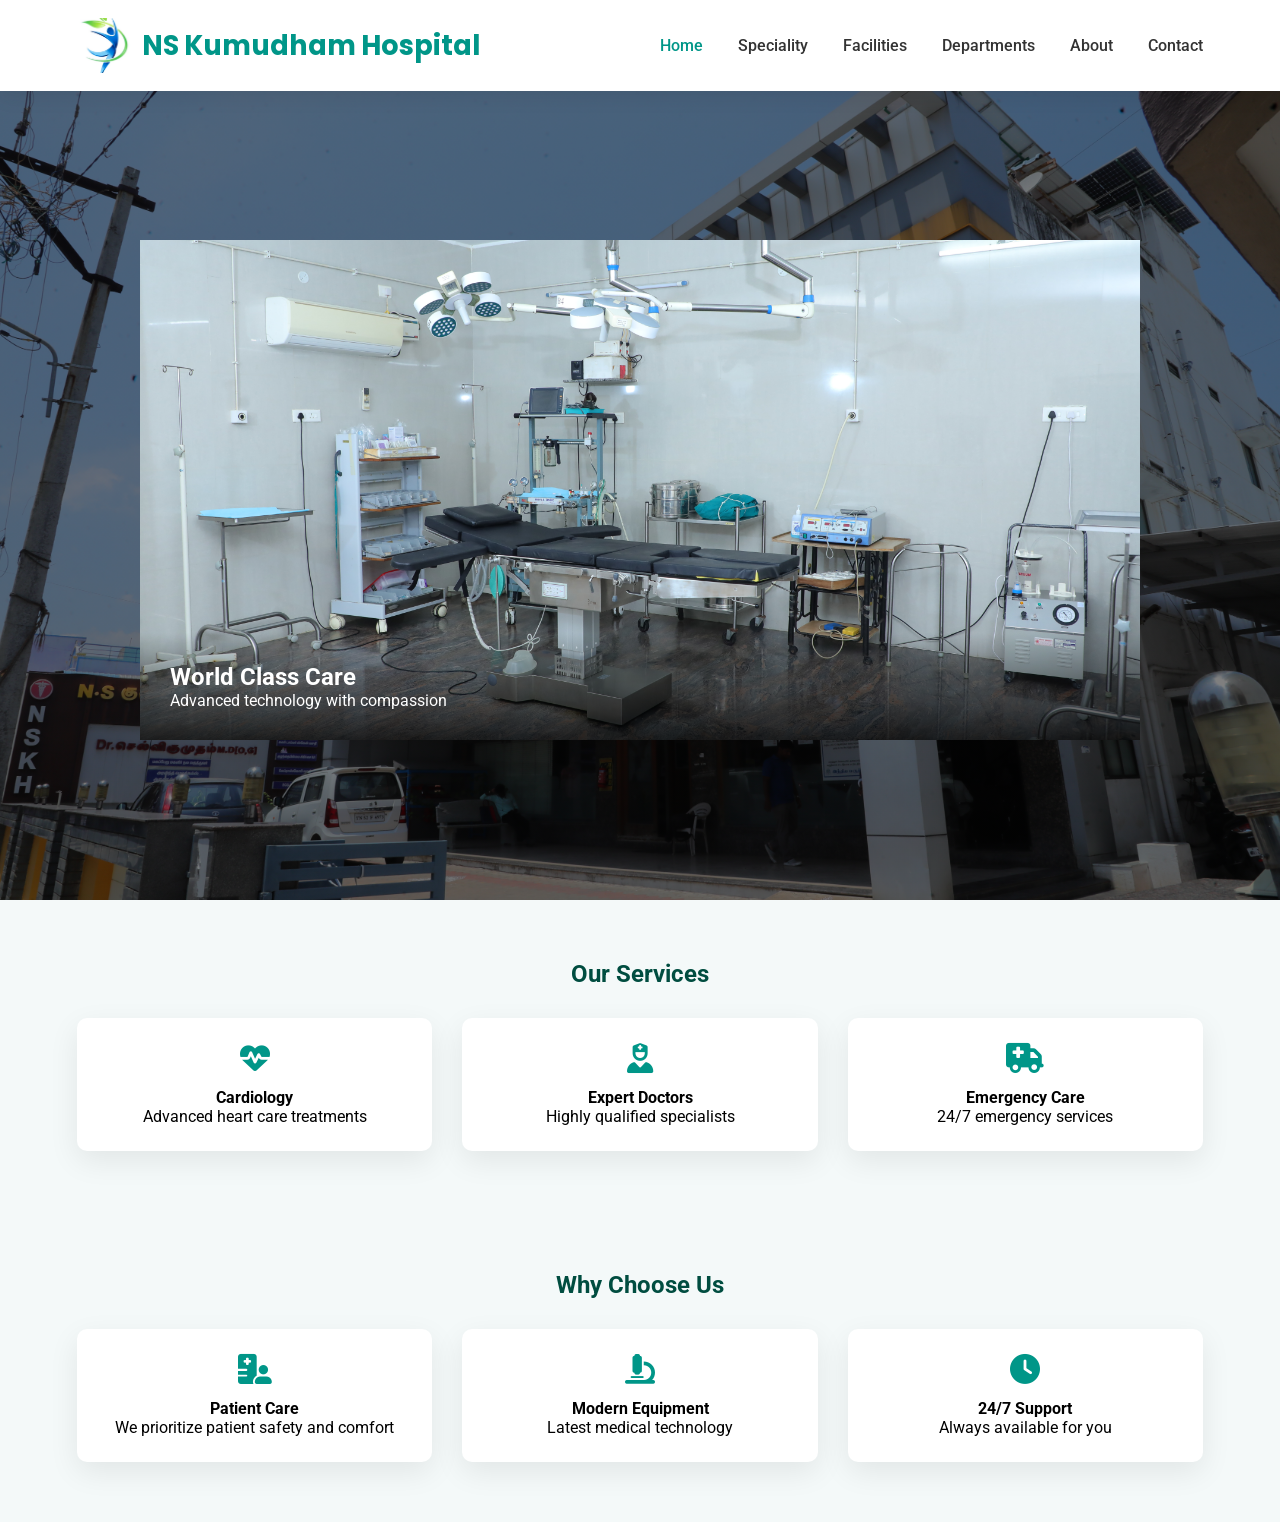
<file: index.html>
<!DOCTYPE html>
<html lang="en">

<head>
<meta charset="UTF-8">
<meta name="viewport" content="width=device-width, initial-scale=1.0">

<title>NS Kumudham Hospital | Premium Healthcare</title>

<meta name="description" content="NS Kumudham Hospital - Advanced healthcare services in Attur, Tamil Nadu.">

<link rel="icon" type="image/x-icon" href="/favicon.ico">
<link rel="canonical" href="https://nskumudhamhospital.com/">

<meta property="og:title" content="NS Kumudham Hospital">
<meta property="og:description" content="Advanced healthcare services with expert doctors and modern facilities.">
<meta property="og:image" content="https://nskumudhamhospital.com/assets/images/logo.jpeg">
<meta property="og:url" content="https://nskumudhamhospital.com">
<meta property="og:type" content="website">
<meta name="theme-color" content="#009688">
<meta name="keywords" content="NS Kumudham Hospital, Attur Hospital, Tamil Nadu Hospital, Emergency Care, Cardiology, Healthcare">

<link href="https://fonts.googleapis.com/css2?family=Poppins:wght@400;600;700&family=Roboto:wght@300;400;500&display=swap" rel="stylesheet">
<link rel="stylesheet" href="https://cdnjs.cloudflare.com/ajax/libs/font-awesome/6.4.0/css/all.min.css">

<style>

/* ================= ROOT ================= */

:root {
--primary: #009688;
--secondary: #004d40;
--white: #fff;
--dark: #222;
--transition: all .4s ease;
}

* {
margin: 0;
padding: 0;
box-sizing: border-box;
}

body {
font-family: 'Roboto', sans-serif;
background: #f4f9f9;
overflow-x: hidden;
}

/* ================= HEADER ================= */

.header {
position: fixed;
top: 0;
width: 100%;
background: white;
z-index: 1000;
box-shadow: 0 5px 20px rgba(0, 0, 0, 0.08);
}

.navbar {
display: flex;
justify-content: space-between;
align-items: center;
padding: 18px 6%;
}

/* ===== LOADER ===== */

#loader {
  position: fixed;
  top: 0;
  left: 0;
  width: 100%;
  height: 100%;
  z-index: 9999;
  display: flex;
  justify-content: center;
  align-items: center;
}

/* Blur background (shows site behind) */
.loader-overlay {
  position: absolute;
  width: 100%;
  height: 100%;
  backdrop-filter: blur(8px);
  background: rgba(255,255,255,0.3); /* light glass effect */
}

/* Logo animation */
.loader-logo {
  width: 200px;
  z-index: 2;
  animation: proZoom 2s ease forwards;
}

/* Animation */
@keyframes proZoom {
  0% {
    transform: scale(0.6);
    opacity: 0;
  }
  40% {
    transform: scale(1.2);
    opacity: 1;
  }
  70% {
    transform: scale(1);
  }
  100% {
    opacity: 0;
    transform: scale(0.9);
  }
}

/* ✅ LOGO CLICKABLE */
.logo {
display: flex;
align-items: center;
font-family: 'Poppins', sans-serif;
font-size: 1.7rem;
font-weight: 700;
color: var(--primary);
gap: 10px;
text-decoration: none;
}

.logo-img {
width: 55px;
height: 55px;
object-fit: cover;
border-radius: 8px;
}

.logo-text {
  display: flex;
  align-items: center;
  gap: 5px;
}

.logo-ns {
  font-size: 1.7rem;
  font-weight: 700;
}

.logo-right {
  display: flex;
  gap: 5px;
}

.logo-top,
.logo-bottom {
  font-size: 1.7rem;

}

.logo i {
color: #e63946;
font-size: 1.6rem;
}

.nav-menu {
display: flex;
gap: 35px;
list-style: none;
}

.nav-link {
position: relative;
font-weight: 500;
font-size: 1rem;
color: #333;
transition: .3s;
padding-bottom: 5px;
text-decoration: none;
}

/* ❌ HIDE ICONS IN DESKTOP */
.nav-link i{
display: none;
}

.nav-link::after {
content: "";
position: absolute;
left: 0;
bottom: 0;
width: 0%;
height: 2px;
background: var(--primary);
transition: .3s;
}

.nav-link:hover {
color: var(--primary);
}

.nav-link:hover::after {
width: 100%;
}

/* ACTIVE */
.nav-link.active {
color: var(--primary);
}

/* ================= HERO ================= */

.hero {
height: calc(100vh - 80px);
margin-top: 80px;
display: flex;
justify-content: center;
align-items: center;
background: linear-gradient(rgba(0,0,0,.5), rgba(0,0,0,.5)),
url('assets/images/background.jpg') center/cover;
}

.slider {
position: relative;
width: 100%;
max-width: 1000px;
height: 500px;
}

.slide {
position: absolute;
width: 100%;
height: 100%;
opacity: 0;
transition: opacity .8s ease;
}

.slide img {
width: 100%;
height: 100%;
object-fit: cover;
}

.slide.active {
opacity: 1;
z-index: 2;
}

.slide-content {
position: absolute;
bottom: 0;
width: 100%;
padding: 30px;
background: linear-gradient(transparent, rgba(0,0,0,.8));
color: white;
}

/* ================= CONTENT ================= */

.section {
padding: 60px 6%;
text-align: center;
}

.section h2 {
color: var(--secondary);
margin-bottom: 20px;
}

.cards {
display: grid;
grid-template-columns: repeat(auto-fit,minmax(250px,1fr));
gap: 30px;
margin-top: 30px;
}

.card {
background: white;
padding: 25px;
border-radius: 10px;
box-shadow: 0 10px 30px rgba(0,0,0,0.08);
transition: .3s;
}

.card:hover {
transform: translateY(-8px);
}

.card i {
font-size: 30px;
color: var(--primary);
margin-bottom: 15px;
}

/* ================= MOBILE ================= */

.hamburger {
display: none;
cursor: pointer;
}

.bar {
width: 25px;
height: 3px;
background: #333;
margin: 5px;
}

@media(max-width:768px){

  .logo-text {
  display: flex;
  align-items: center;
}

.logo-ns {
  font-size: 2.3rem;
  font-weight: 700; /* BIG NS */
}

.logo-right {
  display: flex;
  flex-direction: column; /* Kumudham ↓ Hospital */
  line-height: 1.1;
  margin-left: 4px;
}

.logo-top,
.logo-bottom {
  font-size: 0.85rem;
}

         .nav-menu {
position: fixed;
top: 80px;
left: -100%;
flex-direction: column;
background: white;
width: 60%;
height: 100vh;
padding: 30px;
gap: 20px;
transition: .3s;
box-shadow: 0 0 20px rgba(0,0,0,0.1);
}

.logo {
  font-size: 1.2rem; /* reduce text size */
}

.logo-img {
  width: 40px;  /* smaller logo */
  height: 40px;
}


.nav-menu.active {
left: 0;
}

/* ✅ SHOW ICONS ONLY IN MOBILE */
.nav-link i{
display: inline-block;
margin-right: 10px;
color: var(--primary);
}

.hamburger {
display: block;
}

/* SMALL SLIDER */
.slider {
height: 250px;
}

.hero {
height: auto;
padding: 20px 0;
}

}

</style>
</head>

<body>

<header class="header">
<nav class="navbar">

    <div id="loader">
  <div class="loader-overlay"></div>
  <img src="assets/images/logo-Photoroom.png" class="loader-logo">
</div>

<!-- ✅ CLICKABLE LOGO -->
<a href="index.html" class="logo">
  <img src="assets/images/logo.jpeg" class="logo-img">

  <div class="logo-text">
    <span class="logo-ns">NS</span>

    <div class="logo-right">
      <span class="logo-top">Kumudham</span>
      <span class="logo-bottom">Hospital</span>
    </div>
  </div>
</a>

<ul class="nav-menu">

<li><a href="index.html" class="nav-link active">
<i class="fas fa-house"></i> Home</a></li>

<li><a href="speciality.html" class="nav-link">
<i class="fas fa-stethoscope"></i> Speciality</a></li>

<li><a href="facilities.html" class="nav-link">
<i class="fas fa-hospital"></i> Facilities</a></li>

<li><a href="departments.html" class="nav-link">
<i class="fas fa-building"></i> Departments</a></li>

<li><a href="about.html" class="nav-link">
<i class="fas fa-user"></i> About</a></li>

<li><a href="contact.html" class="nav-link">
<i class="fas fa-phone"></i> Contact</a></li>

</ul>

<div class="hamburger">
<div class="bar"></div>
<div class="bar"></div>
<div class="bar"></div>
</div>

</nav>
</header>

<!-- HERO -->

<section class="hero">
<div class="slider">

<div class="slide active">
<img src="assets/images/slideimg2.jpg">
<div class="slide-content">
<h2>World Class Care</h2>
<p>Advanced technology with compassion</p>
</div>
</div>

<!-- <div class="slide">
<img src="https://images.unsplash.com/photo-1576091160399-112ba8d25d1d">
<div class="slide-content">
<h2>24/7 Emergency</h2>
<p>Immediate critical care services</p>
</div>
</div> -->

<div class="slide">
<img src="assets/images/slideimg1.jpg">
<div class="slide-content">
<h2>Expert Surgeons</h2>
<p>Globally certified professionals</p>
</div>
</div>

</div>
</section>

<!-- SERVICES -->

<section class="section">
<h2>Our Services</h2>

<div class="cards">

<div class="card">
<i class="fas fa-heartbeat"></i>
<h4>Cardiology</h4>
<p>Advanced heart care treatments</p>
</div>

<div class="card">
<i class="fas fa-user-nurse"></i>
<h4>Expert Doctors</h4>
<p>Highly qualified specialists</p>
</div>

<div class="card">
<i class="fas fa-ambulance"></i>
<h4>Emergency Care</h4>
<p>24/7 emergency services</p>
</div>

</div>
</section>

<!-- FEATURES -->

<section class="section">
<h2>Why Choose Us</h2>

<div class="cards">

<div class="card">
<i class="fas fa-hospital-user"></i>
<h4>Patient Care</h4>
<p>We prioritize patient safety and comfort</p>
</div>

<div class="card">
<i class="fas fa-microscope"></i>
<h4>Modern Equipment</h4>
<p>Latest medical technology</p>
</div>

<div class="card">
<i class="fas fa-clock"></i>
<h4>24/7 Support</h4>
<p>Always available for you</p>
</div>

</div>
</section>

<script>

/* MOBILE MENU */
const hamburger=document.querySelector(".hamburger");
const navMenu=document.querySelector(".nav-menu");

hamburger.addEventListener("click",()=>{
navMenu.classList.toggle("active");
});

/* SLIDER */
let slides=document.querySelectorAll(".slide");
let index=0;

setInterval(()=>{
slides[index].classList.remove("active");
index=(index+1)%slides.length;
slides[index].classList.add("active");
},4000);

</script>

<script>
window.addEventListener("load", () => {

  const loader = document.getElementById("loader");

  // Check if loader already shown
  if (sessionStorage.getItem("loaderShown")) {
    loader.style.display = "none";
    return;
  }

  // First time show loader
  setTimeout(() => {
    loader.style.opacity = "0";
    loader.style.transition = "opacity 0.5s ease";

    setTimeout(() => {
      loader.style.display = "none";
    }, 500);

    // Save flag
    sessionStorage.setItem("loaderShown", "true");

  }, 2000);

});
</script>
</body>
</html>
</file>
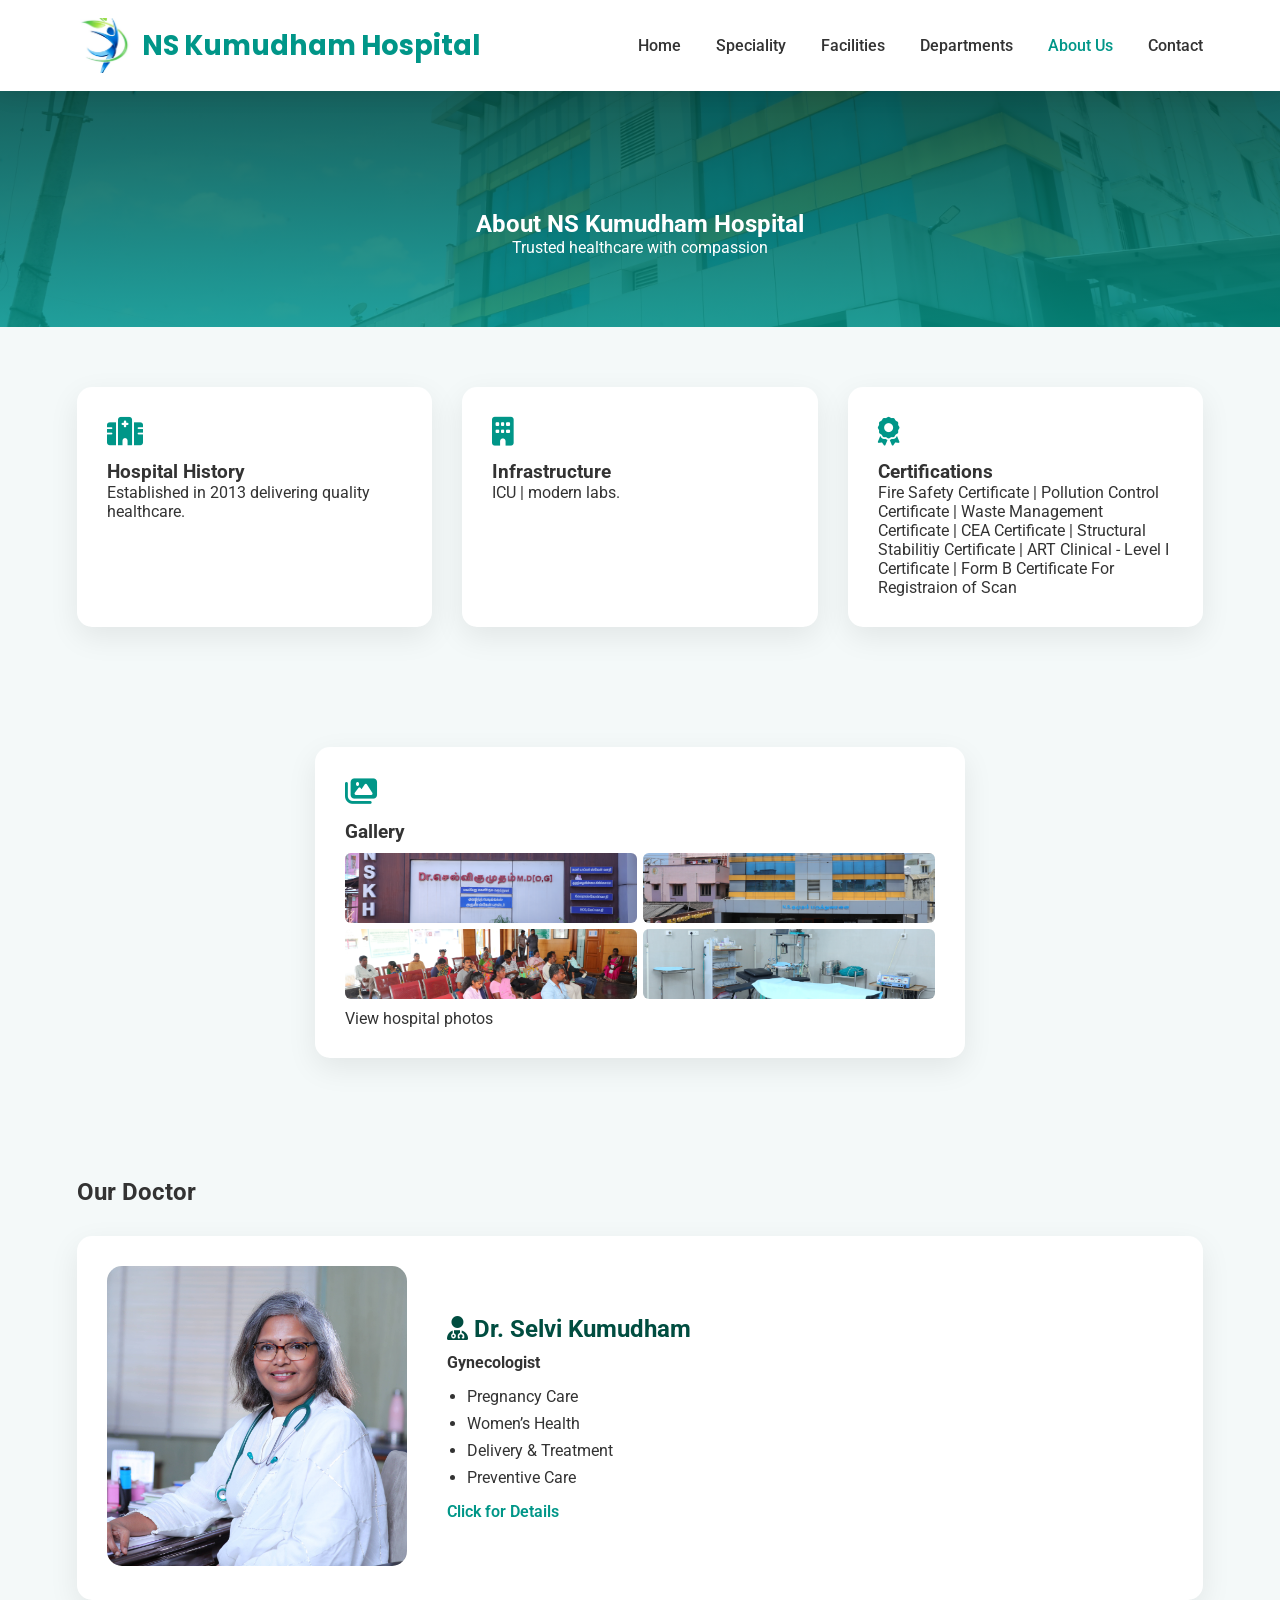
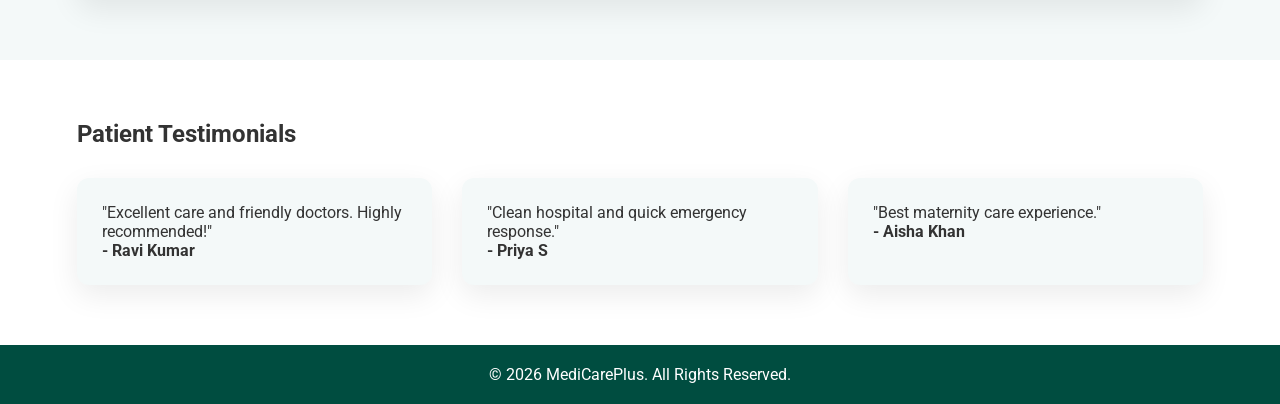
<file: about.html>
<!DOCTYPE html>
<html lang="en">

<head>
<link rel="shortcut icon" href="favicon.ico">
<meta charset="UTF-8">
<meta name="viewport" content="width=device-width, initial-scale=1.0">
<title>About Us | NS Kumudham  Hospital</title>

<link href="https://fonts.googleapis.com/css2?family=Poppins:wght@400;600;700&family=Roboto:wght@300;400;500;700&display=swap" rel="stylesheet">
<link rel="stylesheet" href="https://cdnjs.cloudflare.com/ajax/libs/font-awesome/6.4.0/css/all.min.css">

<style>

:root{
--primary:#009688;
--secondary:#004d40;
--light:#f4f9f9;
--dark:#333;
--shadow:0 10px 30px rgba(0,0,0,0.08);
}

*{margin:0;padding:0;box-sizing:border-box;}

body{
font-family:'Roboto',sans-serif;
background:var(--light);
color:var(--dark);
}

/* HEADER */

 .page-header {
            background: linear-gradient(rgba(0, 77, 64, 0.85), rgba(0, 150, 136, 0.8)),
                url('assets/images/background.jpg') center/cover;
            padding: 130px 0 70px;
            text-align: center;
            color: white;
            margin-top: 80px;
        }

.header{
position:fixed;
top:0;
width:100%;
background:white;
z-index:1000;
box-shadow:0 5px 20px rgba(0,0,0,0.08);
}

.navbar{
display:flex;
justify-content:space-between;
align-items:center;
padding:18px 6%;
}

.logo{
display:flex;
align-items:center;
font-family:'Poppins',sans-serif;
font-size:1.7rem;
font-weight:700;
color:var(--primary);
gap:10px;
text-decoration: none;
}

.logo-img {
width: 55px;
height: 55px;
object-fit: cover;
border-radius: 8px;
}

.logo-text {
  display: flex;
  align-items: center;
  gap: 5px;
}

.logo-ns {
  font-size: 1.7rem;
  font-weight: 700;
}

.logo-right {
  display: flex;
  gap: 5px;
}

.logo-top,
.logo-bottom {
  font-size: 1.7rem;
}

.logo i{color:#e63946;}

.nav-menu{
display:flex;
gap:35px;
list-style:none;
}

.nav-link{
position:relative;
font-weight:500;
font-size:1rem;
color:#333;
text-decoration:none;
padding-bottom:5px;
transition:.3s;
}

/* GALLERY PREVIEW */

.gallery-preview{
display:flex;
justify-content:center;
gap:15px;
flex-wrap:wrap;
}

.gallery-preview img{
width:150px;
height:100px;
object-fit:cover;
border-radius:10px;
cursor:pointer;
transition:.3s;
}

.gallery-preview img:hover{
transform:scale(1.05);
}

/* MODAL */

.gallery-modal{
display:none;
position:fixed;
inset:0;
background:rgba(0,0,0,0.9);
justify-content:center;
align-items:center;
z-index:3000;
}

/* SLIDER */

.gallery-slider{
display:flex;
align-items:center;
justify-content:center;
gap:20px;
}

.main-img{
width:500px;
height:320px;
object-fit:cover;
border-radius:15px;
}

.side-img{
width:200px;
height:250px;
object-fit:cover;
filter:blur(4px);
opacity:0.6;
border-radius:15px;
}

/* BUTTONS */

.nav{
position:absolute;
top:50%;
transform:translateY(-50%);
background:none;
border:none;
font-size:2rem;
color:white;
cursor:pointer;
}

.nav{
z-index: 4000; /* VERY IMPORTANT */
}

.prev{left:40px;}
.next{right:40px;}

.prev, .next{
width:60px;
height:60px;
display:flex;
align-items:center;
justify-content:center;
background:rgba(0,0,0,0.3); /* optional */
border-radius:50%;
}

/* GALLERY CARD COLLAGE */

.gallery-card{
cursor:pointer;
}

.gallery-card{
max-width: 650px;
width:100%;
margin: 0 auto;
}
.gallery-collage{
display:grid;
grid-template-columns:repeat(2,1fr);
gap:6px;
margin:10px 0;
}

.gallery-collage img{
width:100%;
height:70px;
object-fit:cover;
border-radius:6px;
}

.gallery-section{
padding:5px 6%; /* before 60px */
}

/* hover effect */
.gallery-card:hover .gallery-collage img{
transform:scale(1.05);
transition:.3s;
}

/* MOBILE */

@media(max-width:768px){

.main-img{
width:280px;
height:200px;
}

.side-img{
width:120px;
height:150px;
}

.prev{left:10px;}
.next{right:10px;}

.prev{
left:5px;  /* before 10px */
}

.next{
right:5px;
}

}

/* Desktop icons hide */
.nav-link i{
display: none;
}

.nav-link::after{
content:"";
position:absolute;
left:0;
bottom:0;
width:0%;
height:2px;
background:var(--primary);
transition:.3s;
}

.nav-link:hover{color:var(--primary);}
.nav-link:hover::after{width:100%;}

.nav-link.active{color:var(--primary);}

.hamburger{display:none;cursor:pointer;}
.bar{width:25px;height:3px;background:#333;margin:5px;}

/* HERO */

.hero{
margin-top:80px;
padding:80px 6%;
text-align:center;
background: linear-gradient(rgba(0,0,0,.5), rgba(0,0,0,.5)),
url('assets/images/background.jpg') center/cover;
}


.hero h1{font-size:2.5rem;margin-bottom:10px;}

/* GRID */

.section{padding:60px 6%;}

.grid{
display:grid;
grid-template-columns:repeat(auto-fit,minmax(280px,1fr));
gap:30px;
}

.card{
background:white;
padding:30px;
border-radius:15px;
box-shadow:var(--shadow);
transition:.4s;
}

.card:hover{transform:translateY(-8px);}

.card i{
font-size:1.8rem;
color:var(--primary);
margin-bottom:15px;
}

/* DOCTORS */

.doctor-row{
display:flex;
align-items:center;
gap:40px;
background:white;
padding:30px;
border-radius:15px;
box-shadow:var(--shadow);
margin-top:30px;
}

.doctor-image img{
width:300px;
height:300px;
object-fit:cover;
border-radius:15px;
}

.doctor-content h2{
color:var(--secondary);
margin-bottom:10px;
}

.doctor-content ul{
margin:15px 0;
padding-left:20px;
}

.doctor-content ul li{
margin-bottom:8px;
}

.read-more{
color:var(--primary);
cursor:pointer;
font-weight:600;
}

/* MODAL */

.modal{
display:none;
position:fixed;
inset:0;
background:rgba(0,0,0,.7);
justify-content:center;
align-items:center;
z-index:2000;
}

.modal-content{
background:white;
padding:30px;
border-radius:10px;
max-width:500px;
width:90%;
position:relative;
animation:fadeIn .4s ease;
}

@keyframes fadeIn{
from{opacity:0;transform:translateY(-30px);}
to{opacity:1;}
}

.close{
position:absolute;
top:10px;
right:15px;
font-size:1.5rem;
cursor:pointer;
}

/* TESTIMONIALS */

.testimonials{
background:white;
padding:60px 6%;
}

.testimonial-card{
background:var(--light);
padding:25px;
border-radius:12px;
box-shadow:var(--shadow);
transition:.4s;
}

.testimonial-card:hover{
transform:translateY(-6px);
}

.testimonial-card i{
color:gold;
margin-bottom:10px;
}

/* FOOTER */

footer{
background:var(--secondary);
color:white;
text-align:center;
padding:20px;
}

/* MOBILE */

@media(max-width:768px){

  .logo-text {
  display: flex;
  align-items: center;
}

.logo-ns {
  font-size: 2.3rem;
  font-weight: 700;/* BIG NS */
}

.logo-right {
  display: flex;
  flex-direction: column; /* Kumudham ↓ Hospital */
  line-height: 1.1;
  margin-left: 4px;
}

.logo-top,
.logo-bottom {
  font-size: 0.85rem;
}

.doctor-row{
flex-direction:column;
text-align:center;
}

.doctor-image img{
width:200px;
height:200px;
}

         .nav-menu {
position: fixed;
top: 80px;
left: -100%;
flex-direction: column;
background: white;
width: 60%;
height: 100vh;
padding: 30px;
gap: 20px;
transition: .3s;
box-shadow: 0 0 20px rgba(0,0,0,0.1);
}


.nav-menu.active{left:0;}
.hamburger{display:block;}

/* Mobile Icons */
.nav-link i{
display: inline-block;
margin-right: 10px;
color: var(--primary);
}
.left-list {
  text-align: left;
  padding-left: 20px; /* bullet gap */
  margin-left: 0;
}
}

</style>
</head>

<body>

<header class="header">
<nav class="navbar">

<a href="index.html" class="logo">
  <img src="assets/images/logo.jpeg" class="logo-img">

  <div class="logo-text">
    <span class="logo-ns">NS</span>

    <div class="logo-right">
      <span class="logo-top">Kumudham</span>
      <span class="logo-bottom">Hospital</span>
    </div>
  </div>
</a>

<ul class="nav-menu">
<li><a href="index.html" class="nav-link"><i class="fas fa-home"></i>Home</a></li>
<li><a href="speciality.html" class="nav-link"><i class="fas fa-stethoscope"></i>Speciality</a></li>
<li><a href="facilities.html" class="nav-link"><i class="fas fa-hospital"></i>Facilities</a></li>
<li><a href="departments.html" class="nav-link"><i class="fas fa-building"></i>Departments</a></li>
<li><a href="about.html" class="nav-link active"><i class="fas fa-users"></i>About Us</a></li>
<li><a href="contact.html" class="nav-link"><i class="fas fa-phone"></i>Contact</a></li>
</ul>

<div class="hamburger">
<div class="bar"></div>
<div class="bar"></div>
<div class="bar"></div>
</div>

</nav>
</header>

<section class="page-header">
<h1>About NS Kumudham Hospital</h1>
<p>Trusted healthcare with compassion</p>
</section>

<!-- <section class="hero">
<h1>About NS Kumudham Hospital</h1>
<p>Trusted healthcare with compassion</p>
</section> -->

<section class="section">
<div class="grid">
<div class="card">
<i class="fas fa-hospital"></i>
<h3>Hospital History</h3>
<p>Established in 2013 delivering quality healthcare.</p>
</div>

<div class="card">
<i class="fas fa-building"></i>
<h3>Infrastructure</h3>
<p> ICU | modern labs.</p>
</div>

<div class="card">
<i class="fas fa-award"></i>
<h3>Certifications</h3>
<p>Fire Safety Certificate | Pollution Control Certificate | Waste Management Certificate | CEA Certificate | Structural Stabilitiy Certificate | ART Clinical - Level I Certificate | Form B Certificate For Registraion of Scan </p>
</div>
</div>
</section>

<section class="section gallery-section">
  <div class="grid">

    <!-- GALLERY CARD -->
    <div class="card gallery-card" onclick="openGallery(0)">
      <i class="fas fa-images"></i>
      <h3>Gallery</h3>

      <div class="gallery-collage">
        <img src="assets/images/Gallery/g1.jpg">
        <img src="assets/images/Gallery/g2.jpg">
        <img src="assets/images/Gallery/g3.jpg">
        <img src="assets/images/Gallery/g4.jpg">
      </div>

      <p>View hospital photos</p>
    </div>

  </div>
</section>

<!-- DOCTORS -->
<section class="section">
<h2>Our Doctor</h2>

<div class="doctor-row">

<div class="doctor-image">
<img src="assets/images/doc.jpg" alt="Doctor">
</div>

<div class="doctor-content">
<h2><i class="fas fa-user-md"></i> Dr. Selvi Kumudham</h2>
<p><strong>Gynecologist</strong></p>

<ul style="text-align: left; padding-left: 20px;">
  <li>Pregnancy Care</li>
  <li>Women’s Health</li>
  <li>Delivery & Treatment</li>
  <li>Preventive Care</li>
</ul>

<span class="read-more"
onclick="openModal('Dr. Selvi Kumudham','Senior Consultant – Obstetrics & Gynecology\n\nExperience:\nPracticing medicine since 1998 (25+ years of experience)\n\nSpecializations:\n- High-risk obstetrics (complicated pregnancies)\n- Gynecology care\n- Women’s cancer prevention & screening\n- Infertility treatment')">
Click for Details
</span>

</div>

</div>

</section>

<!-- TESTIMONIALS -->
<section class="testimonials">
<h2 style="margin-bottom:30px;">Patient Testimonials</h2>

<div class="grid">

<div class="testimonial-card">

<p>"Excellent care and friendly doctors. Highly recommended!"</p>
<h4>- Ravi Kumar</h4>
</div>

<div class="testimonial-card">

<p>"Clean hospital and quick emergency response."</p>
<h4>- Priya S</h4>
</div>

<div class="testimonial-card">

<p>"Best maternity care experience."</p>
<h4>- Aisha Khan</h4>
</div>

</div>
</section>

<!-- MODAL -->
<div class="modal" id="doctorModal">
<div class="modal-content">
<span class="close" onclick="closeModal()">&times;</span>
<h3 id="docName"></h3>
<p id="docDetails"></p>
</div>
</div>

<footer>
© 2026 MediCarePlus. All Rights Reserved.
</footer>

<script>

const images = [
"assets/images/Gallery/g1.jpg",
"assets/images/Gallery/g2.jpg",
"assets/images/Gallery/g3.jpg",
"assets/images/Gallery/g4.jpg",
"assets/images/Gallery/g5.jpg",
"assets/images/Gallery/g6.jpg",
"assets/images/Gallery/g7.jpg",
"assets/images/Gallery/g8.jpg",
"assets/images/Gallery/g9.jpg",
"assets/images/Gallery/g10.jpg",
"assets/images/Gallery/g11.jpg",
"assets/images/Gallery/g12.jpg",
"assets/images/Gallery/g13.jpg",
"assets/images/Gallery/g14.jpg",
"assets/images/Gallery/g15.jpg"
];

let currentIndex = 0;

function openGallery(index){
currentIndex = index;
document.getElementById("galleryModal").style.display="flex";
updateGallery();
}

function closeGallery(){
document.getElementById("galleryModal").style.display="none";
}

function updateGallery(){

let prev = (currentIndex - 1 + images.length) % images.length;
let next = (currentIndex + 1) % images.length;

document.getElementById("mainImg").src = images[currentIndex];
document.getElementById("prevImg").src = images[prev];
document.getElementById("nextImg").src = images[next];
}

function changeSlide(step){
currentIndex = (currentIndex + step + images.length) % images.length;
updateGallery();
}

/* KEYBOARD CONTROL */

document.addEventListener("keydown", function(e){
if(document.getElementById("galleryModal").style.display === "flex"){

if(e.key === "ArrowRight"){
changeSlide(1);
}
if(e.key === "ArrowLeft"){
changeSlide(-1);
}

}
});

const hamburger=document.querySelector(".hamburger");
const navMenu=document.querySelector(".nav-menu");

hamburger.addEventListener("click",()=>{
navMenu.classList.toggle("active");
});

function openModal(name,details){
document.getElementById("doctorModal").style.display="flex";
document.getElementById("docName").innerText=name;
document.getElementById("docDetails").innerText=details;
}

function closeModal(){
document.getElementById("doctorModal").style.display="none";
}

</script>

<div class="gallery-modal" id="galleryModal">

  <span class="close" onclick="closeGallery()">&times;</span>

  <button class="nav prev" onclick="changeSlide(-1)">❮</button>

  <div class="gallery-slider">
    <img id="prevImg" class="side-img">
    <img id="mainImg" class="main-img">
    <img id="nextImg" class="side-img">
  </div>

  <button class="nav next" onclick="changeSlide(1)">❯</button>

</div>

</body>
</html>
</file>
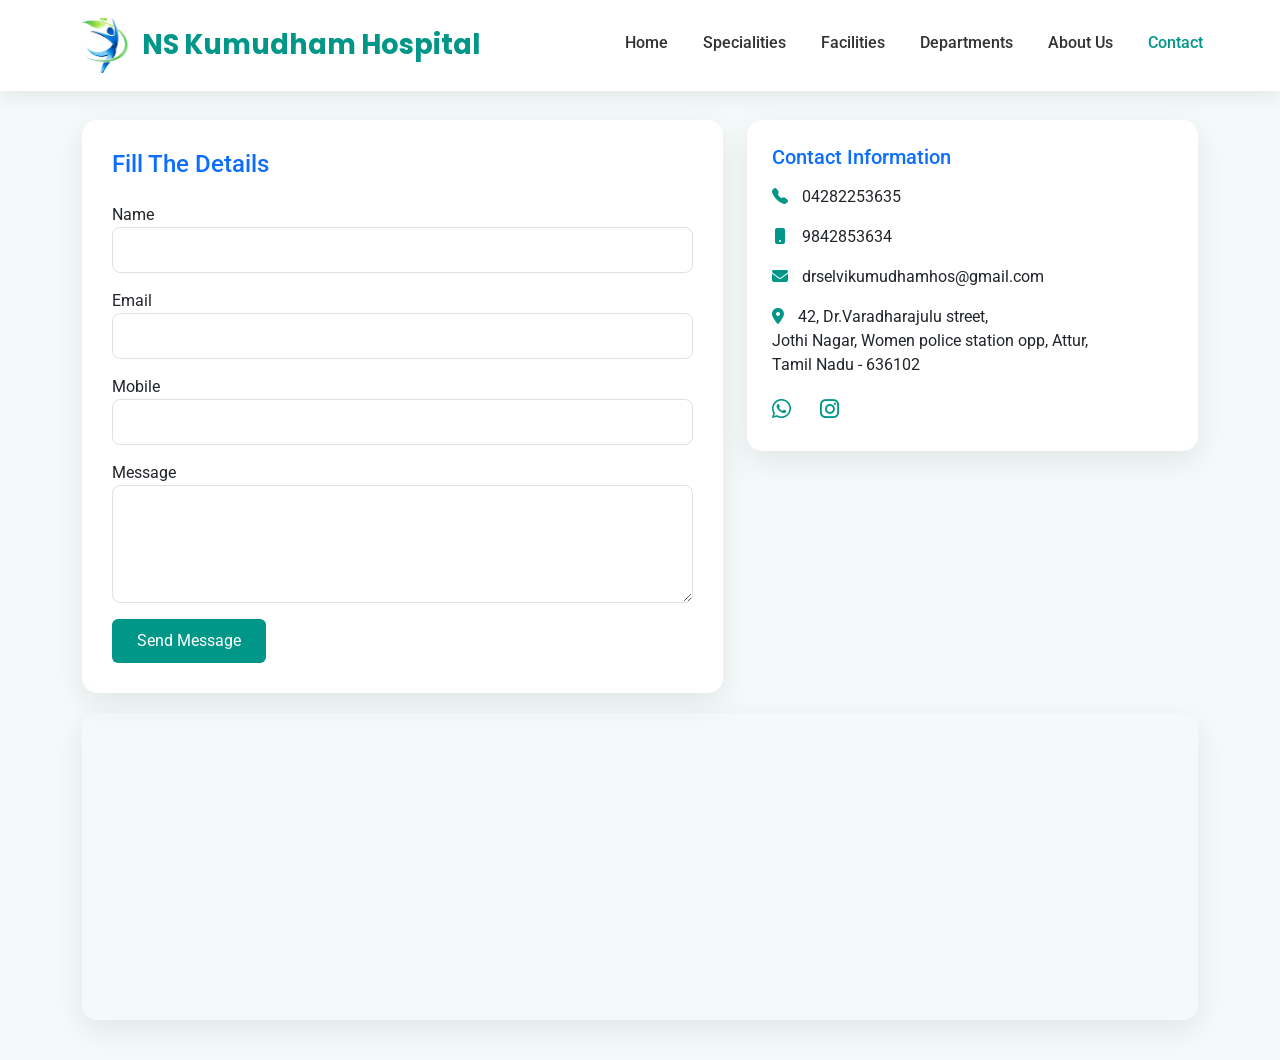
<file: contact.html>
<!DOCTYPE html>
<html lang="en">

<head>
<link rel="shortcut icon" href="favicon.ico">
<meta charset="UTF-8">
<meta name="viewport" content="width=device-width, initial-scale=1.0">

<title>Contact | NS Kumudham Hospital</title>

<link href="https://fonts.googleapis.com/css2?family=Poppins:wght@400;600;700&family=Roboto:wght@300;400;500&display=swap" rel="stylesheet">

<link rel="stylesheet" href="https://cdnjs.cloudflare.com/ajax/libs/font-awesome/6.5.2/css/all.min.css">

<link href="https://cdn.jsdelivr.net/npm/bootstrap@5.3.2/dist/css/bootstrap.min.css" rel="stylesheet">

<link rel="stylesheet" href="https://cdn.jsdelivr.net/npm/bootstrap-icons@1.11.3/font/bootstrap-icons.css">

<style>

:root{
--primary:#009688;
--secondary:#004d40;
--light:#f4f9f9;
--shadow:0 10px 30px rgba(0,0,0,0.08);
}

body{
font-family:'Roboto',sans-serif;
background:var(--light);
margin:0;
}

/* ===== HEADER (FIXED SAME AS INDEX) ===== */

.header{
position:fixed;
top:0;
width:100%;
background:white;
z-index:1000;
box-shadow:0 5px 20px rgba(0,0,0,0.08);
}

.navbar{
display:flex;
justify-content:space-between;
align-items:center;
padding:18px 6%;
}

.logo{
display:flex;
align-items:center;
font-family:'Poppins',sans-serif;
font-size:1.7rem;
font-weight:700;
color:var(--primary);
gap:10px;
text-decoration: none;
}

.logo-img {
width: 55px;
height: 55px;
object-fit: cover;
border-radius: 8px;
}

.logo-text {
  display: flex;
  align-items: center;
  gap: 5px;
}

.logo-ns {
  font-size: 1.7rem;
  font-weight: 700;
}

.logo-right {
  display: flex;
  gap: 5px;
}

.logo-top,
.logo-bottom {
  font-size: 1.7rem;
}

.logo i{
color:#e63946;
font-size:1.6rem;
}

.nav-menu{
display:flex;
align-items:center;
gap:35px;
list-style:none;
margin:0;
}

.nav-link{
position:relative;
font-weight:500;
font-size:1rem;
color:#333;
text-decoration:none;
padding-bottom:5px;
transition:.3s;
}

/* Desktop icons hide */
.nav-link i{
display: none;
}

.nav-link::after{
content:"";
position:absolute;
left:0;
bottom:0;
width:0%;
height:2px;
background:var(--primary);
transition:.3s;
}

.nav-link:hover{
color:var(--primary);
}

.nav-link:hover::after{
width:100%;
}

/* ❌ REMOVE PERMANENT UNDERLINE */
.nav-link.active{
color: var(--primary);
}

.nav-link.active::after{
width: 0%;
}

/* MOBILE */

.hamburger{
display:none;
cursor:pointer;
}

.bar{
width:25px;
height:3px;
background:#333;
margin:5px;
}

@media(max-width:768px){

  .logo-text {
  display: flex;
  align-items: center;
}

.logo-ns {
  font-size: 2.3rem;
  font-weight: 700;/* BIG NS */
}

.logo-right {
  display: flex;
  flex-direction: column; /* Kumudham ↓ Hospital */
  line-height: 1.1;
  margin-left: 4px;
}

.logo-top,
.logo-bottom {
  font-size: 0.85rem;
}

         .nav-menu {
position: fixed;
top: 80px;
left: -100%;
flex-direction: column;
background: white;
width: 60%;
height: 100vh;
padding: 30px;
gap: 20px;
transition: .3s;
box-shadow: 0 0 20px rgba(0,0,0,0.1);
}


.nav-menu li{
    width:100%;
}

.nav-link{
    display:flex;
    align-items:center;
    width:100%;
    padding:0px 0px; /* ✅ PERFECT LINK SPACING */
}

.hamburger{
display:block;
}

/* Mobile Icons */
.nav-link i{
display: inline-block;
margin-right: 10px;
color: var(--primary);
}

.nav-menu.active{
left:0;
}

}

/* ===== PAGE ===== */

.page-container{
margin-top:120px;
padding-bottom:40px;
}

/* ===== FORM CARD ===== */

.form-card{
background:white;
padding:30px;
border-radius:15px;
box-shadow:var(--shadow);
transition:.3s;
}

.form-card:hover{
transform:translateY(-5px);
}

/* INPUT */

.form-control, .form-select{
border-radius:8px;
padding:10px;
transition:.3s;
}

.form-control:focus, .form-select:focus{
border-color:var(--primary);
box-shadow:0 0 0 2px rgba(0,150,136,0.2);
}

/* BUTTON */

.btn-submit{
background:var(--primary);
color:white;
padding:10px 25px;
border:none;
border-radius:6px;
transition:.3s;
}

.btn-submit:hover{
background:var(--secondary);
transform:scale(1.05);
}

/* ===== CONTACT INFO CARD ===== */

.info-card{
background:white;
padding:25px;
border-radius:15px;
box-shadow:var(--shadow);
transition:.3s;
}

.info-card:hover{
transform:translateY(-5px);
}

.info-card i{
color:var(--primary);
margin-right:10px;
}

/* SOCIAL */

.social-icons a{
font-size:22px;
margin-right:15px;
color:var(--primary);
transition:.3s;
}

.social-icons a:hover{
color:var(--secondary);
transform:scale(1.2);
}

/* MAP */

.map-box{
border-radius:15px;
overflow:hidden;
box-shadow:var(--shadow);
margin-top:20px;
}

</style>

</head>

<body>

<header class="header">

<nav class="navbar">

<a href="index.html" class="logo">
  <img src="assets/images/logo.jpeg" class="logo-img">

  <div class="logo-text">
    <span class="logo-ns">NS</span>

    <div class="logo-right">
      <span class="logo-top">Kumudham</span>
      <span class="logo-bottom">Hospital</span>
    </div>
  </div>
</a>

<ul class="nav-menu">

<li><a href="index.html" class="nav-link"><i class="fas fa-home"></i>Home</a></li>
<li><a href="specialities.html" class="nav-link"><i class="fas fa-stethoscope"></i>Specialities</a></li>
<li><a href="facilities.html" class="nav-link"><i class="fas fa-hospital"></i>Facilities</a></li>
<li><a href="departments.html" class="nav-link"><i class="fas fa-building"></i>Departments</a></li>
<li><a href="about.html" class="nav-link"><i class="fas fa-users"></i>About Us</a></li>
<li><a href="Contact.html" class="nav-link active"><i class="fas fa-phone"></i>Contact</a></li>

</ul>

<div class="hamburger">
<div class="bar"></div>
<div class="bar"></div>
<div class="bar"></div>
</div>

</nav>

</header>

<!-- PAGE -->

<div class="container page-container">

<div class="row g-4">

<!-- FORM -->

<div class="col-lg-7">

    <div class="form-card">
        <h4 class="mb-4 text-primary">Fill The Details</h4>

        <form onsubmit="sendMail(event)">

            <div class="mb-3">
                <label>Name</label>
                <input type="text" id="name" class="form-control" required>
            </div>

            <div class="mb-3">
                <label>Email</label>
                <input type="email" id="email" class="form-control" required>
            </div>

            <div class="mb-3">
                <label>Mobile</label>
                <input type="text" id="mobile" class="form-control" required>
            </div>

            <div class="mb-3">
                <label>Message</label>
                <textarea id="message" class="form-control" rows="4" required></textarea>
            </div>

            <button type="submit" class="btn-submit">Send Message</button>

        </form>
    </div>

</div>

<script>
function sendMail(e) {
    e.preventDefault();

    var name = document.getElementById("name").value;
    var email = document.getElementById("email").value;
    var mobile = document.getElementById("mobile").value;
    var message = document.getElementById("message").value;

    var subject = "New Contact Form Message";

    var body = "Name: " + name + "%0D%0A"
             + "Email: " + email + "%0D%0A"
             + "Mobile: " + mobile + "%0D%0A"
             + "Message: " + message;

    var mailtoLink = "mailto:drselvikumudhamhos@gmail.com"
                   + "?subject=" + subject
                   + "&body=" + body;

    window.location.href = mailtoLink;
}
</script>

<!-- CONTACT INFO -->

<div class="col-lg-5">

<div class="info-card">

<h5 class="text-primary mb-3">Contact Information</h5>

<p><i class="bi bi-telephone-fill"></i> 04282253635</p>
<p><i class="bi bi-phone-fill"></i> 9842853634</p>
<p><i class="fas fa-envelope"></i> drselvikumudhamhos@gmail.com</p>
<p><i class="fas fa-location-dot"></i> 42, Dr.Varadharajulu street, 
    <br>Jothi Nagar, Women police station opp, Attur, <br>Tamil Nadu - 636102</p>

<div class="social-icons mt-3">

  <a href="https://wa.me/919842853634" target="_blank"><i class="fab fa-whatsapp"></i></a>
<a href="https://www.instagram.com/dr.v.sk?igsh=MTJvaWkwcWIybHd4Mg==" target="_blank"><i class="fab fa-instagram"></i></a>
<!-- <a href="#"><i class="fa-brands fa-x-twitter"></i></a>
<a href="#"><i class="fab fa-facebook"></i></a> -->

</div>

</div>

</div>

</div>

<!-- MAP -->

<div class="map-box">
  
  <iframe src="https://www.google.com/maps/embed?pb=!1m18!1m12!1m3!1d3908.379853093443!2d78.59696887506944!3d11.596244543537376!2m3!1f0!2f0!3f0!3m2!1i1024!2i768!4f13.1!3m3!1m2!1s0x3bab9c47ce260841%3A0x575bba73a0b5ca08!2sN.S.%20Kumudham%20Hospital!5e0!3m2!1sen!2sus!4v1775650116319!5m2!1sen!2sus"
    width="100%" 
    height="300" 
    style="border:0;" 
    loading="lazy">
  </iframe>
</div>

</div>

<script>

const hamburger=document.querySelector(".hamburger");
const navMenu=document.querySelector(".nav-menu");

hamburger.addEventListener("click",()=>{
navMenu.classList.toggle("active");
});

document.querySelectorAll(".nav-link").forEach(link=>{
link.addEventListener("click",()=>{
navMenu.classList.remove("active");
});
});

</script>

</body>
</html>
</file>
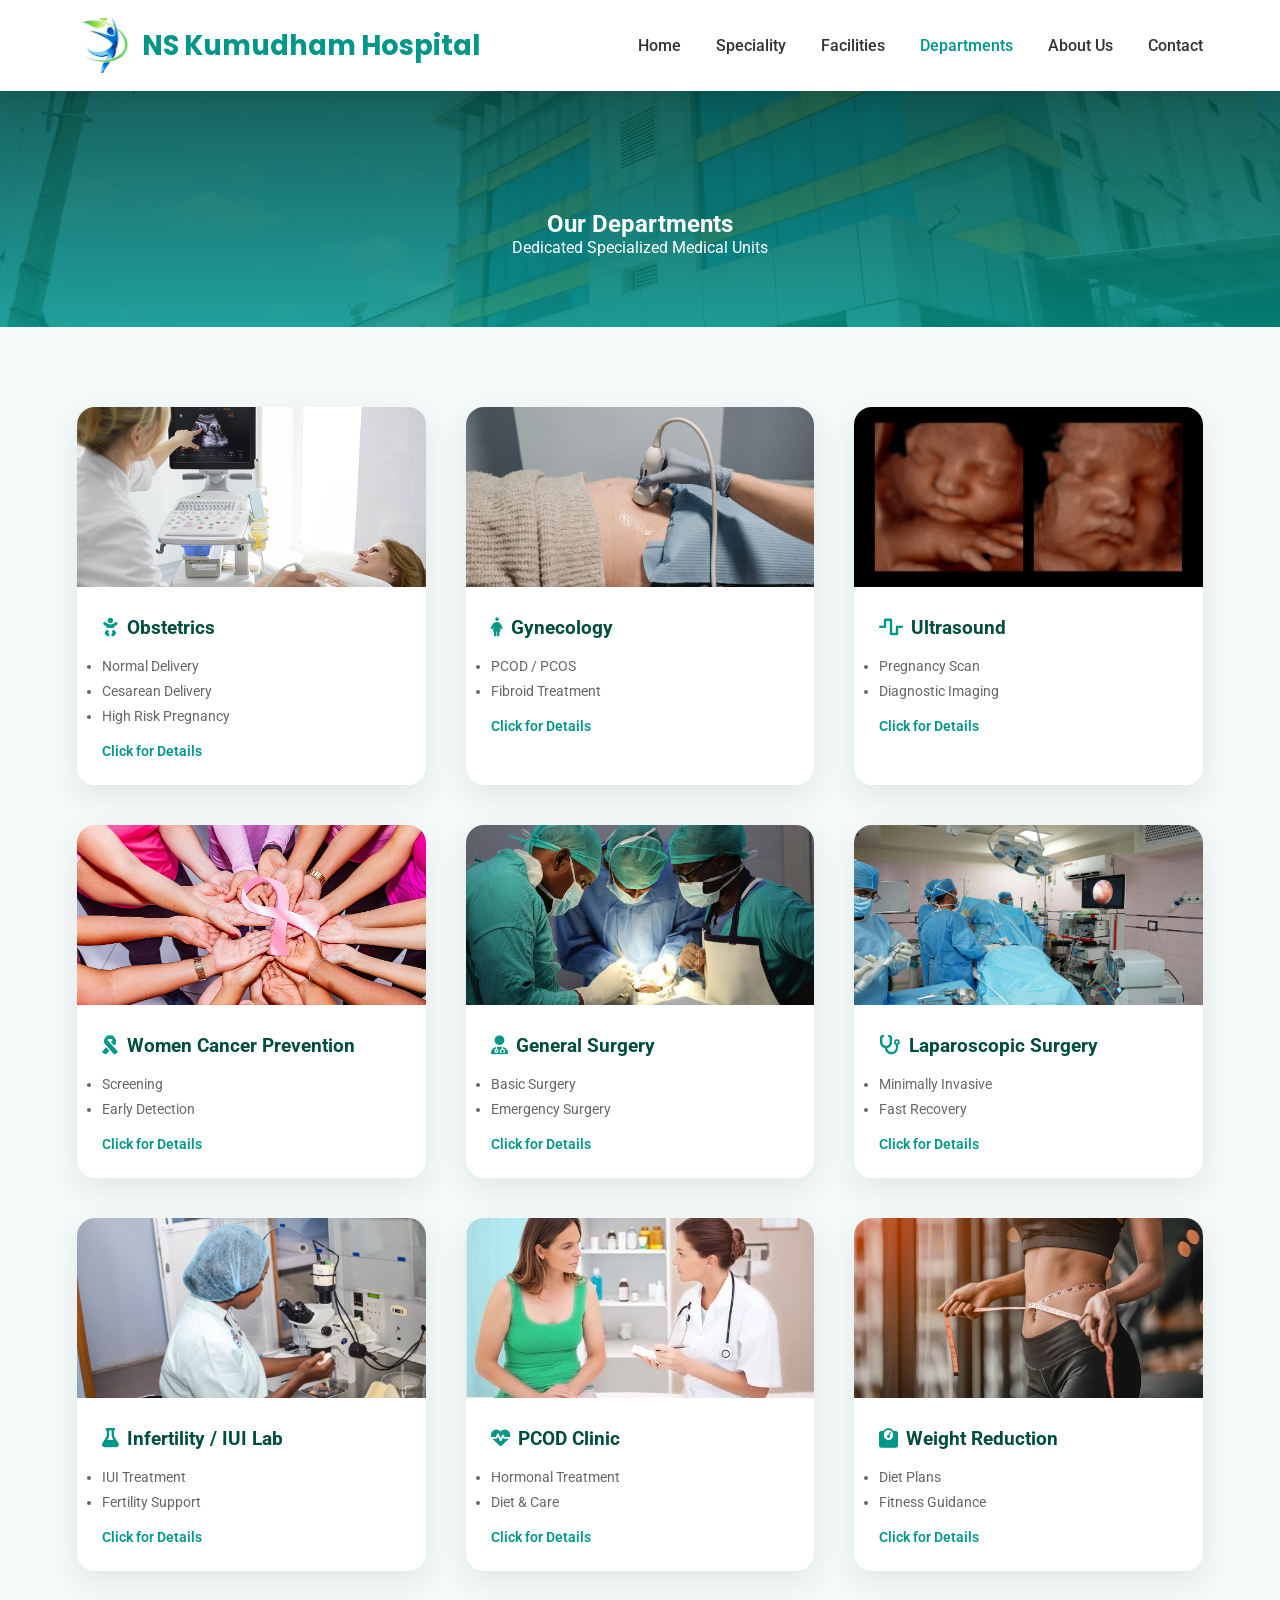
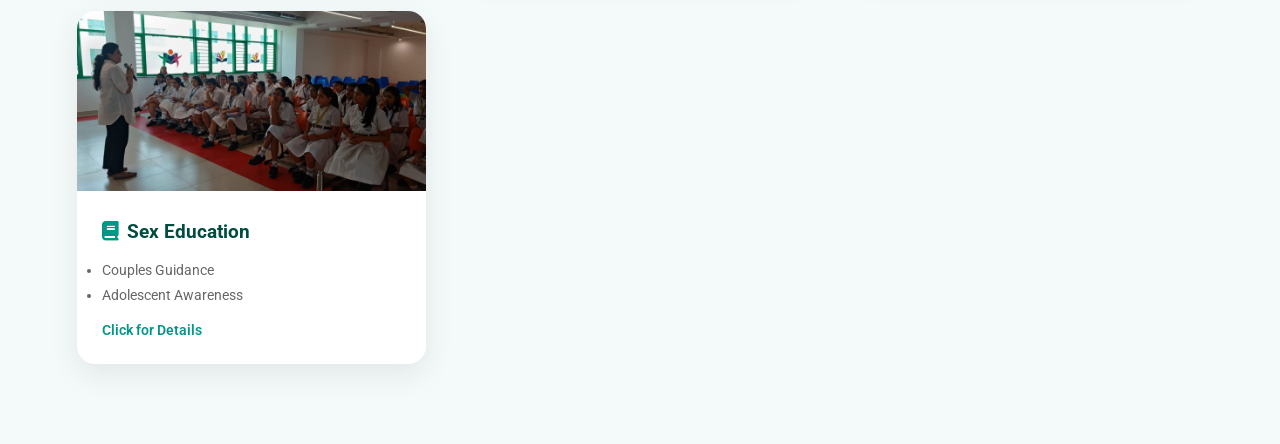
<file: departments.html>
<!DOCTYPE html>
<html lang="en">

<head>
    <link rel="shortcut icon" href="favicon.ico">
    <meta charset="UTF-8">
    <meta name="viewport" content="width=device-width, initial-scale=1.0">
    <title>Departments | NS Kumudham Hospital</title>

    <link href="https://fonts.googleapis.com/css2?family=Poppins:wght@400;600;700&family=Roboto:wght@300;400;500;700&display=swap" rel="stylesheet">
    <link rel="stylesheet" href="https://cdnjs.cloudflare.com/ajax/libs/font-awesome/6.4.0/css/all.min.css">

    <style>

        :root {
            --primary: #009688;
            --secondary: #004d40;
            --light: #f4f9f9;
            --text: #333;
            --muted: #666;
            --shadow: 0 10px 30px rgba(0, 0, 0, 0.08);
        }

        * { margin: 0; padding: 0; box-sizing: border-box; }

        body {
            font-family: 'Roboto', sans-serif;
            background: var(--light);
            color: var(--text);
        }

        .modal {
display: none;
position: fixed;
z-index: 2000;
left: 0;
top: 0;
width: 100%;
height: 100%;
background: rgba(0,0,0,0.6);
}

.modal-content {
background: white;
margin: 10% auto;
padding: 25px;
width: 90%;
max-width: 400px;
border-radius: 10px;
text-align: center;
}

.close-btn {
position: absolute;
right: 20px;
top: 10px;
font-size: 25px;
cursor: pointer;
}
        /* ===== HEADER FIXED ===== */

        .header {
            position: fixed;
            top: 0;
            width: 100%;
            background: white;
            z-index: 1000;
            box-shadow: 0 5px 20px rgba(0, 0, 0, 0.08);
        }

        .navbar {
            display: flex;
            justify-content: space-between;
            align-items: center;
            padding: 18px 6%;
        }

        .logo {
            display: flex;
            align-items: center;
            font-family: 'Poppins', sans-serif;
            font-size: 1.7rem;
            font-weight: 700;
            color: var(--primary);
            gap: 10px;
            text-decoration: none;
        }
        
        .logo-img {
            width: 55px;
            height: 55px;
            object-fit: cover;
            border-radius: 8px;
        }

        .logo-text {
  display: flex;
  align-items: center;
  gap: 5px;
}

.logo-ns {
  font-size: 1.7rem;
  font-weight: 700;
}

.logo-right {
  display: flex;
  gap: 5px;
}

.logo-top,
.logo-bottom {
  font-size: 1.7rem;
}

        .logo i {
            color: #e63946;
            font-size: 1.6rem;
        }

        .nav-menu {
            display: flex;
            gap: 35px;
            list-style: none;
        }

        .nav-link {
            position: relative;
            font-weight: 500;
            font-size: 1rem;
            color: #333;
            padding-bottom: 5px;
            text-decoration: none;
            transition: .3s;
        }

        /* Desktop icons hide */
        .nav-link i{
            display: none;
        }

        .nav-link::after {
            content: "";
            position: absolute;
            left: 0;
            bottom: 0;
            width: 0%;
            height: 2px;
            background: var(--primary);
            transition: .3s;
        }

        .nav-link:hover {
            color: var(--primary);
        }

        .nav-link:hover::after {
            width: 100%;
        }

        /* ✅ FIX: NO underline for active */
        .nav-link.active {
            color: var(--primary);
        }

        .hamburger {
            display: none;
            cursor: pointer;
        }

        .bar {
            width: 25px;
            height: 3px;
            background: #333;
            margin: 5px;
        }

        /* ===== PAGE HEADER ===== */

        .page-header {
            background: linear-gradient(rgba(0, 77, 64, 0.85), rgba(0, 150, 136, 0.8)),
                url('assets/images/background.jpg') center/cover;
            padding: 130px 0 70px;
            text-align: center;
            color: white;
            margin-top: 80px;
        }

        .departments {
            padding: 80px 6%;
            display: grid;
            grid-template-columns: repeat(auto-fit, minmax(320px, 1fr));
            gap: 40px;
        }

        .department-card {
            background: white;
            border-radius: 18px;
            overflow: hidden;
            box-shadow: var(--shadow);
            transition: .4s;
            cursor: default;
        }

        .department-card:hover {
            transform: translateY(-8px);
        }

        .department-image img {
            width: 100%;
            height: 180px;
            object-fit: cover;
        }

        .department-content {
            padding: 25px;
        }

        .department-content h2 {
            color: var(--secondary);
            margin-bottom: 15px;
            font-size: 1.2rem;
            display: flex;
            gap: 8px;
            align-items: center;
        }

        .department-content h2 i {
            color: var(--primary);
        }

        .department-content ul {
            margin-bottom: 12px;
        }

        .department-content ul li {
            font-size: .9rem;
            padding: 4px 0;
            color: var(--muted);
        }

        .read-more {
            font-size: .85rem;
            color: var(--primary);
            font-weight: 600;
        }

        .expand-content {
            max-height: 0;
            overflow: hidden;
            transition: max-height .5s ease;
            font-size: .9rem;
            color: var(--muted);
            margin-top: 10px;
        }

        .department-card.active .expand-content {
            max-height: 220px;
        }

        @media(max-width:768px) {

            .logo-text {
  display: flex;
  align-items: center;
}

.logo-ns {
  font-size: 2.3rem; 
  font-weight: 700;/* BIG NS */
}

.logo-right {
  display: flex;
  flex-direction: column; /* Kumudham ↓ Hospital */
  line-height: 1.1;
  margin-left: 4px;
}

.logo-top,
.logo-bottom {
  font-size: 0.85rem;
}

                    .nav-menu {
position: fixed;
top: 80px;
left: -100%;
flex-direction: column;
background: white;
width: 60%;
height: 100vh;
padding: 30px;
gap: 20px;
transition: .3s;
box-shadow: 0 0 20px rgba(0,0,0,0.1);
}


            .nav-menu.active { left: 0; }
            .hamburger { display: block; }

            /* Mobile Icons */
            .nav-link i{
                display: inline-block;
                margin-right: 10px;
                color: var(--primary);
            }

            .left-list {
                text-align: left;
                padding-left: 20px; /* bullet gap */
                margin-left: 0;
            }
        }

    </style>
</head>

<body>

<header class="header">
<nav class="navbar">

<a href="index.html" class="logo">
  <img src="assets/images/logo.jpeg" class="logo-img">

  <div class="logo-text">
    <span class="logo-ns">NS</span>

    <div class="logo-right">
      <span class="logo-top">Kumudham</span>
      <span class="logo-bottom">Hospital</span>
    </div>
  </div>
</a>

<ul class="nav-menu">
<li><a href="index.html" class="nav-link"><i class="fas fa-home"></i>Home</a></li>
<li><a href="speciality.html" class="nav-link"><i class="fas fa-stethoscope"></i>Speciality</a></li>
<li><a href="facilities.html" class="nav-link"><i class="fas fa-hospital"></i>Facilities</a></li>
<li><a href="departments.html" class="nav-link active"><i class="fas fa-building"></i>Departments</a></li>
<li><a href="about.html" class="nav-link"><i class="fas fa-users"></i>About Us</a></li>
<li><a href="contact.html" class="nav-link"><i class="fas fa-phone"></i>Contact</a></li>
</ul>

<div class="hamburger">
<div class="bar"></div>
<div class="bar"></div>
<div class="bar"></div>
</div>

</nav>
</header>

<section class="page-header">
<h1>Our Departments</h1>
<p>Dedicated Specialized Medical Units</p>
</section>

<section class="departments">

<!-- ALL NEW DEPARTMENTS ADDED -->

<!-- Obstetrics -->
<div class="department-card">
<div class="department-image">
<img src="assets/images/obstetrics.jpg" alt="Obstetrics">
</div>
<div class="department-content">
<h2><i class="fas fa-baby"></i> Obstetrics</h2>
<ul>
<li>Normal Delivery</li>
<li>Cesarean Delivery</li>
<li>High Risk Pregnancy</li>
</ul>
<span class="read-more"
data-title="Obstetrics"
data-text="Safe maternity care with modern monitoring.">Click for Details</span>
<!-- <div class="expand-content">Safe maternity care with modern monitoring.</div> -->
</div>
</div>

<!-- Gynecology -->
<div class="department-card">
<div class="department-image">
<img src="assets/images/gynecology.jpg" alt="Gynecology">
</div>
<div class="department-content">
<h2><i class="fas fa-female"></i> Gynecology</h2>
<ul>
<li>PCOD / PCOS</li>
<li>Fibroid Treatment</li>
</ul>
<span class="read-more"
data-title="Gynecology"
data-text="Complete women health and surgery support.">Click for Details</span>
<!-- <div class="expand-content">Complete women health and surgery support.</div> -->
</div>
</div>

<!-- Ultrasound -->
<div class="department-card">
<div class="department-image">
<img src="assets/images/US.jpg" alt="Ultrasound">
</div>
<div class="department-content">
<h2><i class="fas fa-wave-square"></i> Ultrasound</h2>
<ul>
<li>Pregnancy Scan</li>
<li>Diagnostic Imaging</li>
</ul>
<span class="read-more"
data-title="Ultrasound"
data-text="Advanced imaging for diagnosis.">Click for Details</span>
<!-- <div class="expand-content">Advanced imaging for diagnosis.</div> -->
</div>
</div>

<!-- Women Cancer -->
<div class="department-card">
<div class="department-image">
<img src="assets/images/woman-cancer.jpg" alt="Women Cancer">
</div>
<div class="department-content">
<h2><i class="fas fa-ribbon"></i> Women Cancer Prevention</h2>
<ul>
<li>Screening</li>
<li>Early Detection</li>
</ul>
<span class="read-more" 
data-title="Women Cancer" 
data-text="Early cancer detection & awareness.">Click for Details</span>
<!-- <div class="expand-content">Early cancer detection & awareness.</div> -->
</div>
</div>

<!-- General Surgery -->
<div class="department-card">
<div class="department-image">
<img src="assets/images/general-surgery.jpg" alt="General Surgery">
</div>
<div class="department-content">
<h2><i class="fas fa-user-md"></i> General Surgery</h2>
<ul>
<li>Basic Surgery</li>
<li>Emergency Surgery</li>
</ul>
<span class="read-more"
data-title="General Surgery"
data-text="Comprehensive surgical care.">Click for Details</span>
<!-- <div class="expand-content">Comprehensive surgical care.</div> -->
</div>
</div>

<!-- Laparoscopic -->
<div class="department-card">
<div class="department-image">
<img src="assets/images/laparoscopic-surgery.jpg" alt="Laparoscopic Surgery">
</div>
<div class="department-content">
<h2><i class="fas fa-stethoscope"></i> Laparoscopic Surgery</h2>
<ul>
<li>Minimally Invasive</li>
<li>Fast Recovery</li>
</ul>
<span class="read-more"
data-title="Laparoscopic"
data-text="Modern minimal surgery techniques.">Click for Details</span>
<!-- <div class="expand-content">Modern minimal surgery techniques.</div> -->
</div>
</div>

<!-- Infertility -->
<div class="department-card">
<div class="department-image">
<img src="assets/images/infertility.jpg" alt="Infertility / IUI Lab">
</div>
<div class="department-content">
<h2><i class="fas fa-flask"></i> Infertility / IUI Lab</h2>
<ul>
<li>IUI Treatment</li>
<li>Fertility Support</li>
</ul>
<span class="read-more"
data-title="Infertility"
data-text="Helping couples achieve parenthood.">Click for Details</span>
<!-- <div class="expand-content">Helping couples achieve parenthood.</div> -->
</div>
</div>

<!-- PCOD -->
<div class="department-card">
<div class="department-image">
<img src="assets/images/PCOD.jpg" alt="PCOD Clinic">
</div>
<div class="department-content">
<h2><i class="fas fa-heartbeat"></i> PCOD Clinic</h2>
<ul>
<li>Hormonal Treatment</li>
<li>Diet & Care</li>
</ul>
<span class="read-more"
data-title="PCOD"
data-text="Special care for PCOD conditions.">Click for Details</span>
<!-- <div class="expand-content">Special care for PCOD conditions.</div> -->
</div>
</div>

<!-- Weight -->
<div class="department-card">
<div class="department-image">
<img src="assets/images/weight-reduction.jpg" alt="Weight Reduction">
</div>
<div class="department-content">
<h2><i class="fas fa-weight"></i> Weight Reduction</h2>
<ul>
<li>Diet Plans</li>
<li>Fitness Guidance</li>
</ul>
<span class="read-more"
data-title="Weight Reduction"
data-text="Healthy weight management.">Click for Details</span>
<!-- <div class="expand-content">Healthy weight management.</div> -->
</div>
</div>

<!-- Sex Education -->
<div class="department-card">
<div class="department-image">
<img src="assets/images/education.jpg" alt="Sex Education">
</div>
<div class="department-content">
<h2><i class="fas fa-book"></i> Sex Education</h2>
<ul>
<li>Couples Guidance</li>
<li>Adolescent Awareness</li>
</ul>
<span class="read-more"
data-title="Sex Education"
data-text="Education for healthy relationships.">Click for Details</span>
<!-- <div class="expand-content">Education for healthy relationships.</div> -->
</div>
</div>

</section>

<div id="detailsModal" class="modal">
  <div class="modal-content">
    <span class="close-btn">&times;</span>
    <h2 id="modalTitle"></h2>
    <p id="modalText"></p>
  </div>
</div>


<script>

const hamburger = document.querySelector(".hamburger");
const navMenu = document.querySelector(".nav-menu");

hamburger.addEventListener("click", () => {
navMenu.classList.toggle("active");
});

const modal = document.getElementById("detailsModal");
const modalTitle = document.getElementById("modalTitle");
const modalText = document.getElementById("modalText");
const closeBtn = document.querySelector(".close-btn");

document.querySelectorAll(".read-more").forEach(btn => {
btn.addEventListener("click", () => {

modal.style.display = "block";
modalTitle.innerText = btn.getAttribute("data-title");
modalText.innerText = btn.getAttribute("data-text");

});
});

closeBtn.onclick = () => modal.style.display = "none";

window.onclick = (e) => {
if(e.target == modal){
modal.style.display = "none";
}
};

</script>

</body>
</html>
</file>
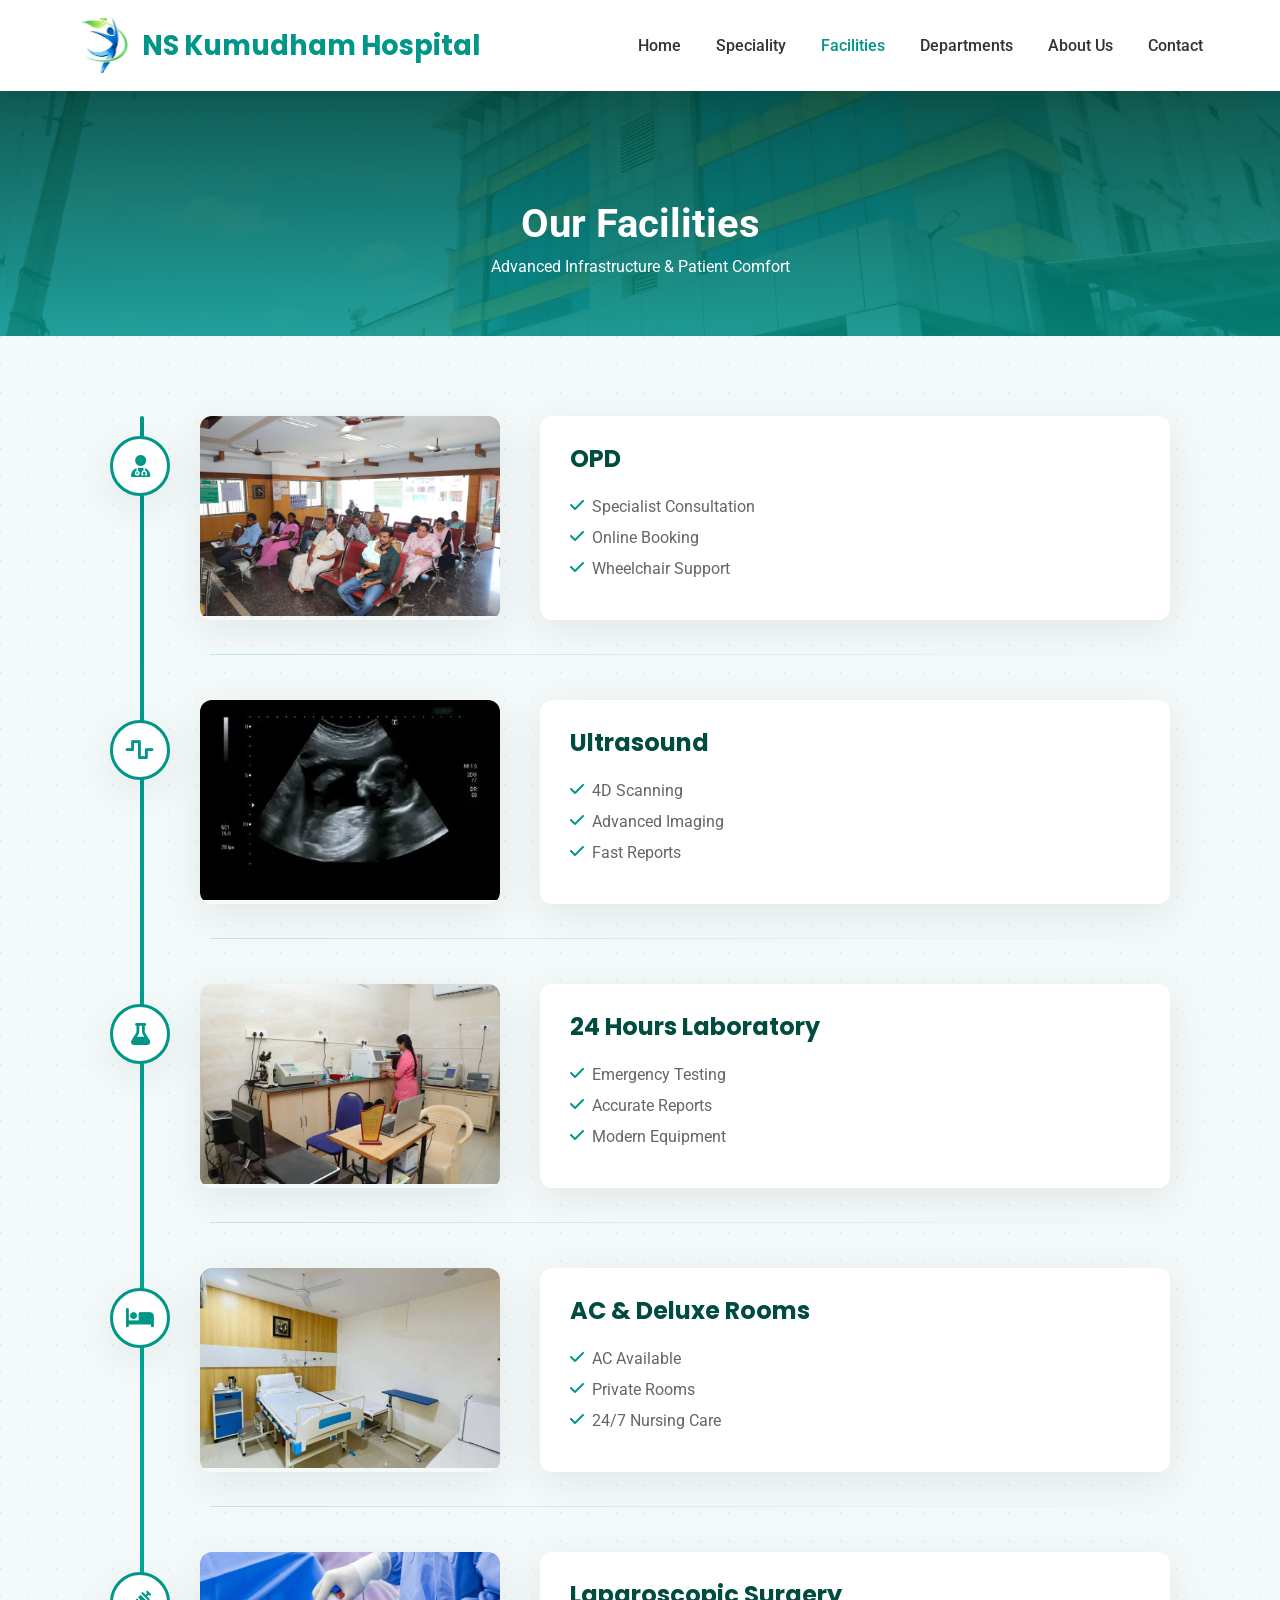
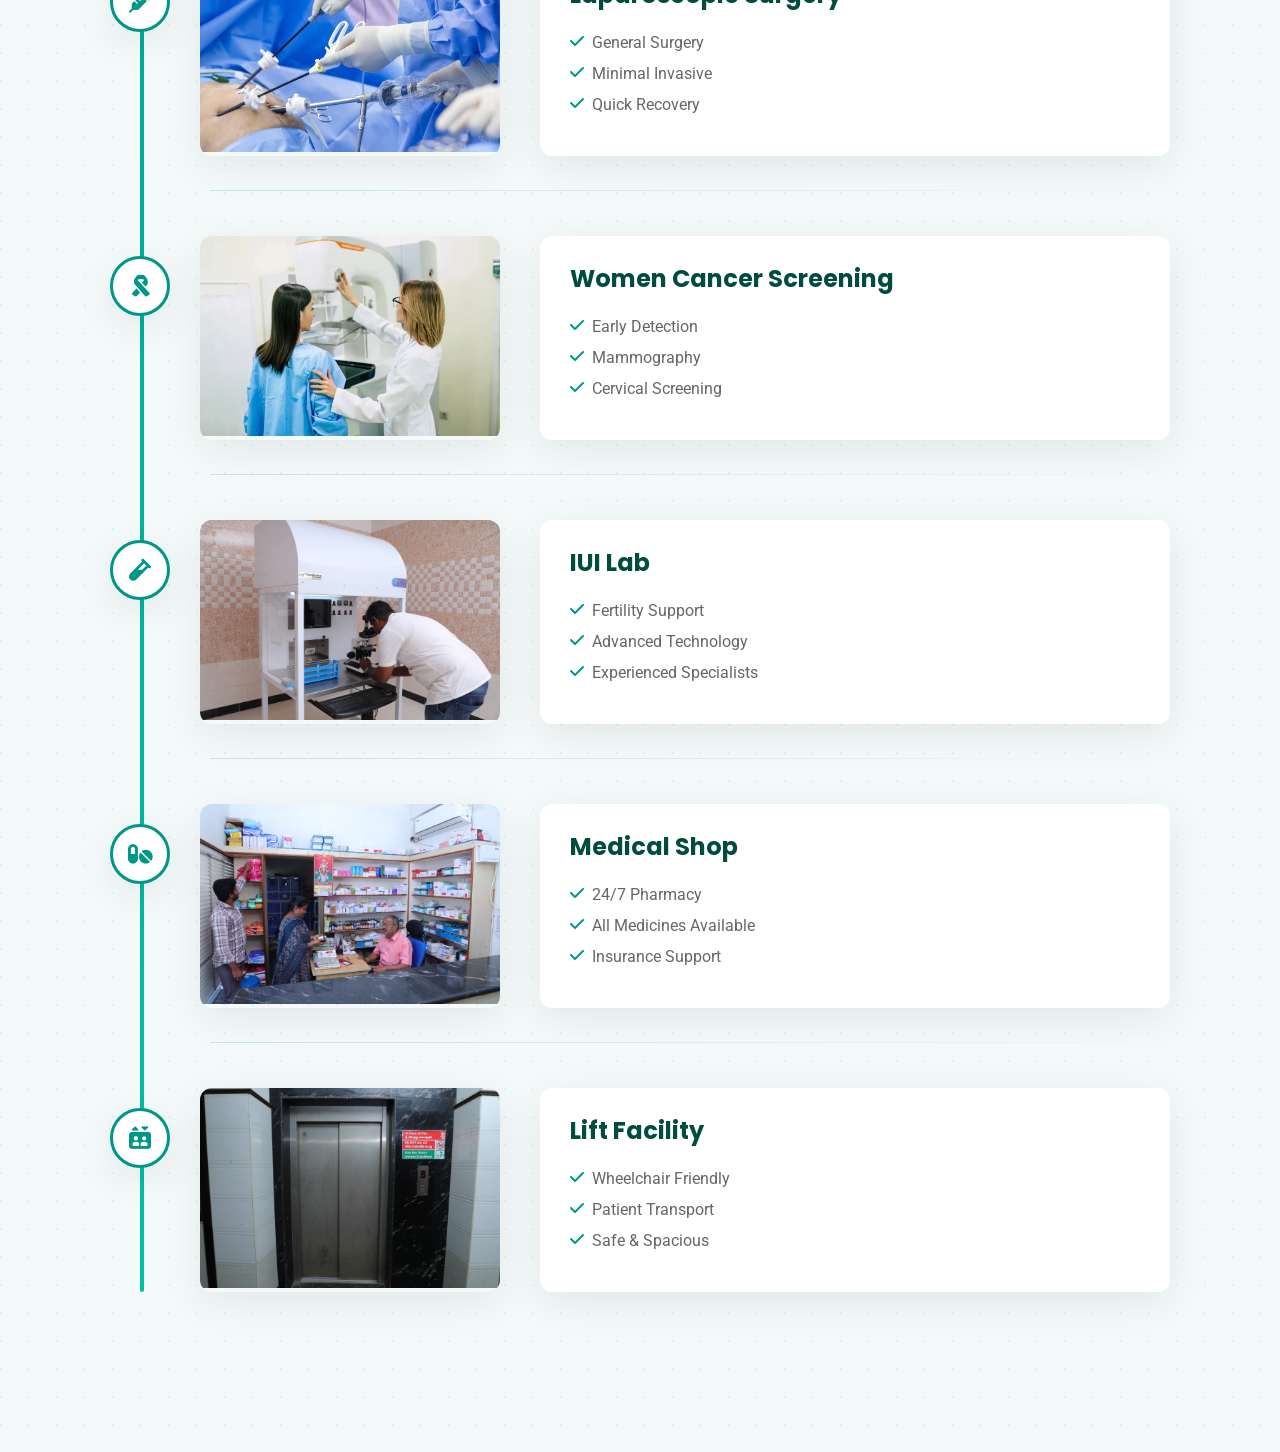
<file: facilities.html>
<!DOCTYPE html>
<html lang="en">

<head>
    <link rel="shortcut icon" href="favicon.ico">
    <meta charset="UTF-8">
    <meta name="viewport" content="width=device-width, initial-scale=1.0">
    <title>Facilities | NS Kumudham Hospital</title>

    <link
        href="https://fonts.googleapis.com/css2?family=Poppins:wght@400;600;700&family=Roboto:wght@300;400;500&display=swap"
        rel="stylesheet">
    <link rel="stylesheet" href="https://cdnjs.cloudflare.com/ajax/libs/font-awesome/6.4.0/css/all.min.css">

    <style>
        /* ===== VARIABLES ===== */

        :root {
            --primary: #009688;
            --secondary: #004d40;
            --accent: #00bfa5;
            --white: #fff;
            --light-bg: #f4f9f9;
            --dark: #333;
            --light: #666;
            --shadow: 0 10px 40px rgba(0, 0, 0, 0.08);
            --transition: all .35s ease;
        }

        * {
            margin: 0;
            padding: 0;
            box-sizing: border-box;
        }

        body {
            font-family: 'Roboto', sans-serif;
            background: var(--light-bg);
            color: var(--dark);
        }

        ul {
            list-style: none;
        }

        a {
            text-decoration: none;
            color: inherit;
        }


        /* ===== HEADER (MATCHES INDEX PAGE) ===== */

        .header {
            position: fixed;
            top: 0;
            width: 100%;
            background: white;
            z-index: 1000;
            box-shadow: 0 5px 20px rgba(0, 0, 0, 0.08);
        }

        .navbar {
            display: flex;
            justify-content: space-between;
            align-items: center;
            padding: 18px 6%;
        }

        .logo {
            display: flex;
            align-items: center;
            font-family: 'Poppins', sans-serif;
            font-size: 1.7rem;
            font-weight: 700;
            color: var(--primary);
            gap: 10px;
            text-decoration: none;
        }
      
        .logo-img {
            width: 55px;
            height: 55px;
            object-fit: cover;
            border-radius: 8px;
       }

       .logo-text {
  display: flex;
  align-items: center;
  gap: 5px;
}

.logo-ns {
  font-size: 1.7rem;
  font-weight: 700;
}

.logo-right {
  display: flex;
  gap: 5px;
}

.logo-top,
.logo-bottom {
  font-size: 1.7rem;
}

        .logo i {
            color: #e63946;
            font-size: 1.6rem;
        }

        .nav-menu {
            display: flex;
            gap: 35px;
        }

        .nav-link {
            position: relative;
            font-weight: 500;
            font-size: 1rem;
            color: #333;
            transition: .3s;
            padding-bottom: 5px;
        }

        /* Desktop icons hide */
        .nav-link i{
            display: none;
        }

        .nav-link::after {
            content: "";
            position: absolute;
            left: 0;
            bottom: 0;
            width: 0%;
            height: 2px;
            background: var(--primary);
            transition: .3s;
        }

        .nav-link:hover {
            color: var(--primary);
        }

        .nav-link:hover::after {
            width: 100%;
        }

        .nav-link.active {
            color: var(--primary);
        }

        .hamburger {
            display: none;
            cursor: pointer;
        }

        .bar {
            width: 25px;
            height: 3px;
            background: #333;
            margin: 5px;
        }


        /* ===== PAGE HEADER ===== */

        .page-header {
            background: linear-gradient(rgba(0, 77, 64, .9), rgba(0, 150, 136, .8)),
                url('assets/images/background.jpg') center/cover;
            padding: 120px 0 60px;
            text-align: center;
            color: white;
            margin-top: 80px;
        }

        .page-header h1 {
            font-size: 2.5rem;
            margin-bottom: 10px;
        }


        /* ===== FACILITY SECTION ===== */

        .container {
            max-width: 1100px;
            margin: auto;
            padding: 0 20px;
        }

        .facility-section {
            position: relative;
            padding: 80px 0;
        }

        .facility-section::before {
            content: "";
            position: absolute;
            inset: 0;
            background-image: radial-gradient(circle at 1px 1px, rgba(0, 150, 136, 0.07) 1px, transparent 0);
            background-size: 28px 28px;
            z-index: 0;
        }

        .facility-wrapper {
            position: relative;
            z-index: 1;
        }

        .facility-wrapper::before {
            content: "";
            position: absolute;
            left: 30px;
            top: 0;
            bottom: 0;
            width: 4px;
            background: linear-gradient(to bottom, var(--primary), var(--accent));
            border-radius: 10px;
        }

        .facility-item:not(:last-child)::after {
            content: "";
            position: absolute;
            left: 100px;
            right: 0;
            bottom: -35px;
            height: 1px;
            background: linear-gradient(to right, rgba(0, 150, 136, 0.2), transparent);
        }

        .facility-item {
            display: flex;
            gap: 40px;
            margin-bottom: 80px;
            position: relative;
            padding-left: 90px;
            transition: var(--transition);
        }

        .facility-icon {
            position: absolute;
            left: 0;
            top: 20px;
            width: 60px;
            height: 60px;
            background: var(--white);
            border-radius: 50%;
            display: flex;
            align-items: center;
            justify-content: center;
            box-shadow: var(--shadow);
            border: 3px solid var(--primary);
            font-size: 22px;
            color: var(--primary);
            transition: var(--transition);
        }

        .facility-image {
            flex: 0 0 300px;
            border-radius: 12px;
            overflow: hidden;
            box-shadow: var(--shadow);
        }

        .facility-image img {
            width: 100%;
            height: 200px;
            object-fit: cover;
            transition: transform .6s ease;
        }

        .facility-content {
            flex: 1;
            background: var(--white);
            padding: 25px 30px;
            border-radius: 12px;
            box-shadow: var(--shadow);
            transition: var(--transition);
        }

        .facility-content h2 {
            margin-bottom: 15px;
            color: var(--secondary);
            font-family: 'Poppins', sans-serif;
        }

        .facility-content ul li {
            padding: 6px 0;
            padding-left: 22px;
            position: relative;
            color: var(--light);
        }

        .facility-content ul li::before {
            content: "\f00c";
            font-family: "Font Awesome 6 Free";
            font-weight: 900;
            position: absolute;
            left: 0;
            color: var(--primary);
        }

        .facility-item:hover .facility-content {
            transform: translateY(-6px);
            box-shadow: 0 15px 50px rgba(0, 0, 0, 0.12);
        }

        .facility-item:hover .facility-image img {
            transform: scale(1.08);
        }

        .facility-item:hover .facility-icon {
            background: var(--primary);
            color: white;
            transform: scale(1.1);
        }


        /* ===== MOBILE ===== */

        @media(max-width:768px) {

            .logo-text {
  display: flex;
  align-items: center;
}

.logo-ns {
  font-size: 2.3rem;
  font-weight: 700; /* BIG NS */
}

.logo-right {
  display: flex;
  flex-direction: column; /* Kumudham ↓ Hospital */
  line-height: 1.1;
  margin-left: 4px;
}

.logo-top,
.logo-bottom {
  font-size: 0.85rem;
}

           .nav-menu {
position: fixed;
top: 80px;
left: -100%;
flex-direction: column;
background: white;
width: 60%;
height: 100vh;
padding: 30px;
gap: 20px;
transition: .3s;
box-shadow: 0 0 20px rgba(0,0,0,0.1);
}

            .nav-menu.active {
                left: 0;
            }

            .hamburger {
                display: block;
            }

            /* Mobile Icons */
            .nav-link i{
                display: inline-block;
                margin-right: 10px;
                color: var(--primary);
            }

            .facility-wrapper::before {
                display: none;
            }

            .facility-item {
                flex-direction: column;
                padding-left: 0;
            }

            .facility-icon {
                position: relative;
                margin-bottom: 15px;
            }

            .facility-image {
                width: 100%;
            }

            .facility-item:not(:last-child)::after {
                display: none;
            }

        }
    </style>
</head>

<body>

    <header class="header">
        <nav class="navbar">

            <a href="index.html" class="logo">
  <img src="assets/images/logo.jpeg" class="logo-img">

  <div class="logo-text">
    <span class="logo-ns">NS</span>

    <div class="logo-right">
      <span class="logo-top">Kumudham</span>
      <span class="logo-bottom">Hospital</span>
    </div>
  </div>
</a>

            <ul class="nav-menu">
                <li><a href="index.html" class="nav-link"><i class="fas fa-home"></i>Home</a></li>
                <li><a href="speciality.html" class="nav-link"><i class="fas fa-stethoscope"></i>Speciality</a></li>
                <li><a href="facilities.html" class="nav-link active"><i class="fas fa-hospital"></i>Facilities</a></li>
                <li><a href="departments.html" class="nav-link"><i class="fas fa-building"></i>Departments</a></li>
                <li><a href="about.html" class="nav-link"><i class="fas fa-users"></i>About Us</a></li>
                <li><a href="contact.html" class="nav-link"><i class="fas fa-phone"></i>Contact</a></li>
            </ul>

            <div class="hamburger">
                <div class="bar"></div>
                <div class="bar"></div>
                <div class="bar"></div>
            </div>

        </nav>
    </header>

    <section class="page-header">
        <h1>Our Facilities</h1>
        <p>Advanced Infrastructure & Patient Comfort</p>
    </section>

    <!-- EVERYTHING BELOW IS EXACTLY SAME AS YOUR ORIGINAL -->

    <section class="facility-section">
        <div class="container">
            <div class="facility-wrapper">

                <!-- OPD -->
                <div class="facility-item">
                    <div class="facility-icon"><i class="fas fa-user-md"></i></div>
                    <div class="facility-image">
                        <img
                            src="assets/images/opdimg1.jpg" alt="OPD Facility">
                    </div>
                    <div class="facility-content">
                        <h2>OPD</h2>
                        <ul>
                            <li>Specialist Consultation</li>
                            <li>Online Booking</li>
                            <li>Wheelchair Support</li>
                        </ul>
                    </div>
                </div>

                <!-- Ultrasound -->
                <div class="facility-item">
                    <div class="facility-icon"><i class="fas fa-wave-square"></i></div>
                    <div class="facility-image">
                        <img
                            src="assets/images/ultrasound.jpg" alt="Ultrasound">
                    </div>
                    <div class="facility-content">
                        <h2>Ultrasound</h2>
                        <ul>
                            <li>4D Scanning</li>
                            <li>Advanced Imaging</li>
                            <li>Fast Reports</li>
                        </ul>
                    </div>
                </div>

                <!-- 24 Hours Lab -->
                <div class="facility-item">
                    <div class="facility-icon"><i class="fas fa-flask"></i></div>
                    <div class="facility-image">
                        <img
                            src="assets/images/laboratoryimg1.jpg" alt="24 Hours Laboratory">
                    </div>
                    <div class="facility-content">
                        <h2>24 Hours Laboratory</h2>
                        <ul>
                            <li>Emergency Testing</li>
                            <li>Accurate Reports</li>
                            <li>Modern Equipment</li>
                        </ul>
                    </div>
                </div>

                <!-- AC Rooms -->
                <div class="facility-item">
                    <div class="facility-icon"><i class="fas fa-bed"></i></div>
                    <div class="facility-image">
                        <img
                            src="assets/images/rooms.jpg" alt="AC & Deluxe Rooms">
                    </div>
                    <div class="facility-content">
                        <h2>AC & Deluxe Rooms</h2>
                        <ul>
                            <li>AC Available</li>
                            <li>Private Rooms</li>
                            <li>24/7 Nursing Care</li>
                        </ul>
                    </div>
                </div>

                <!-- Laparoscopic -->
                <div class="facility-item">
                    <div class="facility-icon"><i class="fas fa-syringe"></i></div>
                    <div class="facility-image">
                        <img
                            src="assets/images/laparoscopic.jpg" alt="Laparoscopic Surgery">
                    </div>
                    <div class="facility-content">
                        <h2>Laparoscopic Surgery</h2>
                        <ul>
                            <li>General Surgery</li>
                            <li>Minimal Invasive</li>
                            <li>Quick Recovery</li>
                        </ul>
                    </div>
                </div>

                <!-- Women Cancer -->
                <div class="facility-item">
                    <div class="facility-icon"><i class="fas fa-ribbon"></i></div>
                    <div class="facility-image">
                        <img
                            src="assets/images/cancer-screening.jpg" alt="Women Cancer Screening">
                    </div>
                    <div class="facility-content">
                        <h2>Women Cancer Screening</h2>
                        <ul>
                            <li>Early Detection</li>
                            <li>Mammography</li>
                            <li>Cervical Screening</li>
                        </ul>
                    </div>
                </div>

                <!-- IUI Lab -->
                <div class="facility-item">
                    <div class="facility-icon"><i class="fas fa-vial"></i></div>
                    <div class="facility-image">
                        <img
                            src="assets/images/IUI-labimg1.jpg" alt="IUI Lab">
                    </div>
                    <div class="facility-content">
                        <h2>IUI Lab</h2>
                        <ul>
                            <li>Fertility Support</li>
                            <li>Advanced Technology</li>
                            <li>Experienced Specialists</li>
                        </ul>
                    </div>
                </div>

                <!-- Medical Shop -->
                <div class="facility-item">
                    <div class="facility-icon"><i class="fas fa-pills"></i></div>
                    <div class="facility-image">
                        <img
                            src="assets/images/medicalimg1.jpg" alt="Medical Shop">
                    </div>
                    <div class="facility-content">
                        <h2>Medical Shop</h2>
                        <ul>
                            <li>24/7 Pharmacy</li>
                            <li>All Medicines Available</li>
                            <li>Insurance Support</li>
                        </ul>
                    </div>
                </div>

                <!-- Lift -->
                <div class="facility-item">
                    <div class="facility-icon"><i class="fas fa-elevator"></i></div>
                    <div class="facility-image">
                        <img
                            src="assets/images/liftimg1.jpg" alt="Lift Facility">
                    </div>
                    <div class="facility-content">
                        <h2>Lift Facility</h2>
                        <ul>
                            <li>Wheelchair Friendly</li>
                            <li>Patient Transport</li>
                            <li>Safe & Spacious</li>
                        </ul>
                    </div>
                </div>

            </div>
        </div>
    </section>

    <script>
        const hamburger = document.querySelector(".hamburger");
        const navMenu = document.querySelector(".nav-menu");
        hamburger.addEventListener("click", () => {
            navMenu.classList.toggle("active");
        });
    </script>

</body>

</html>
</file>
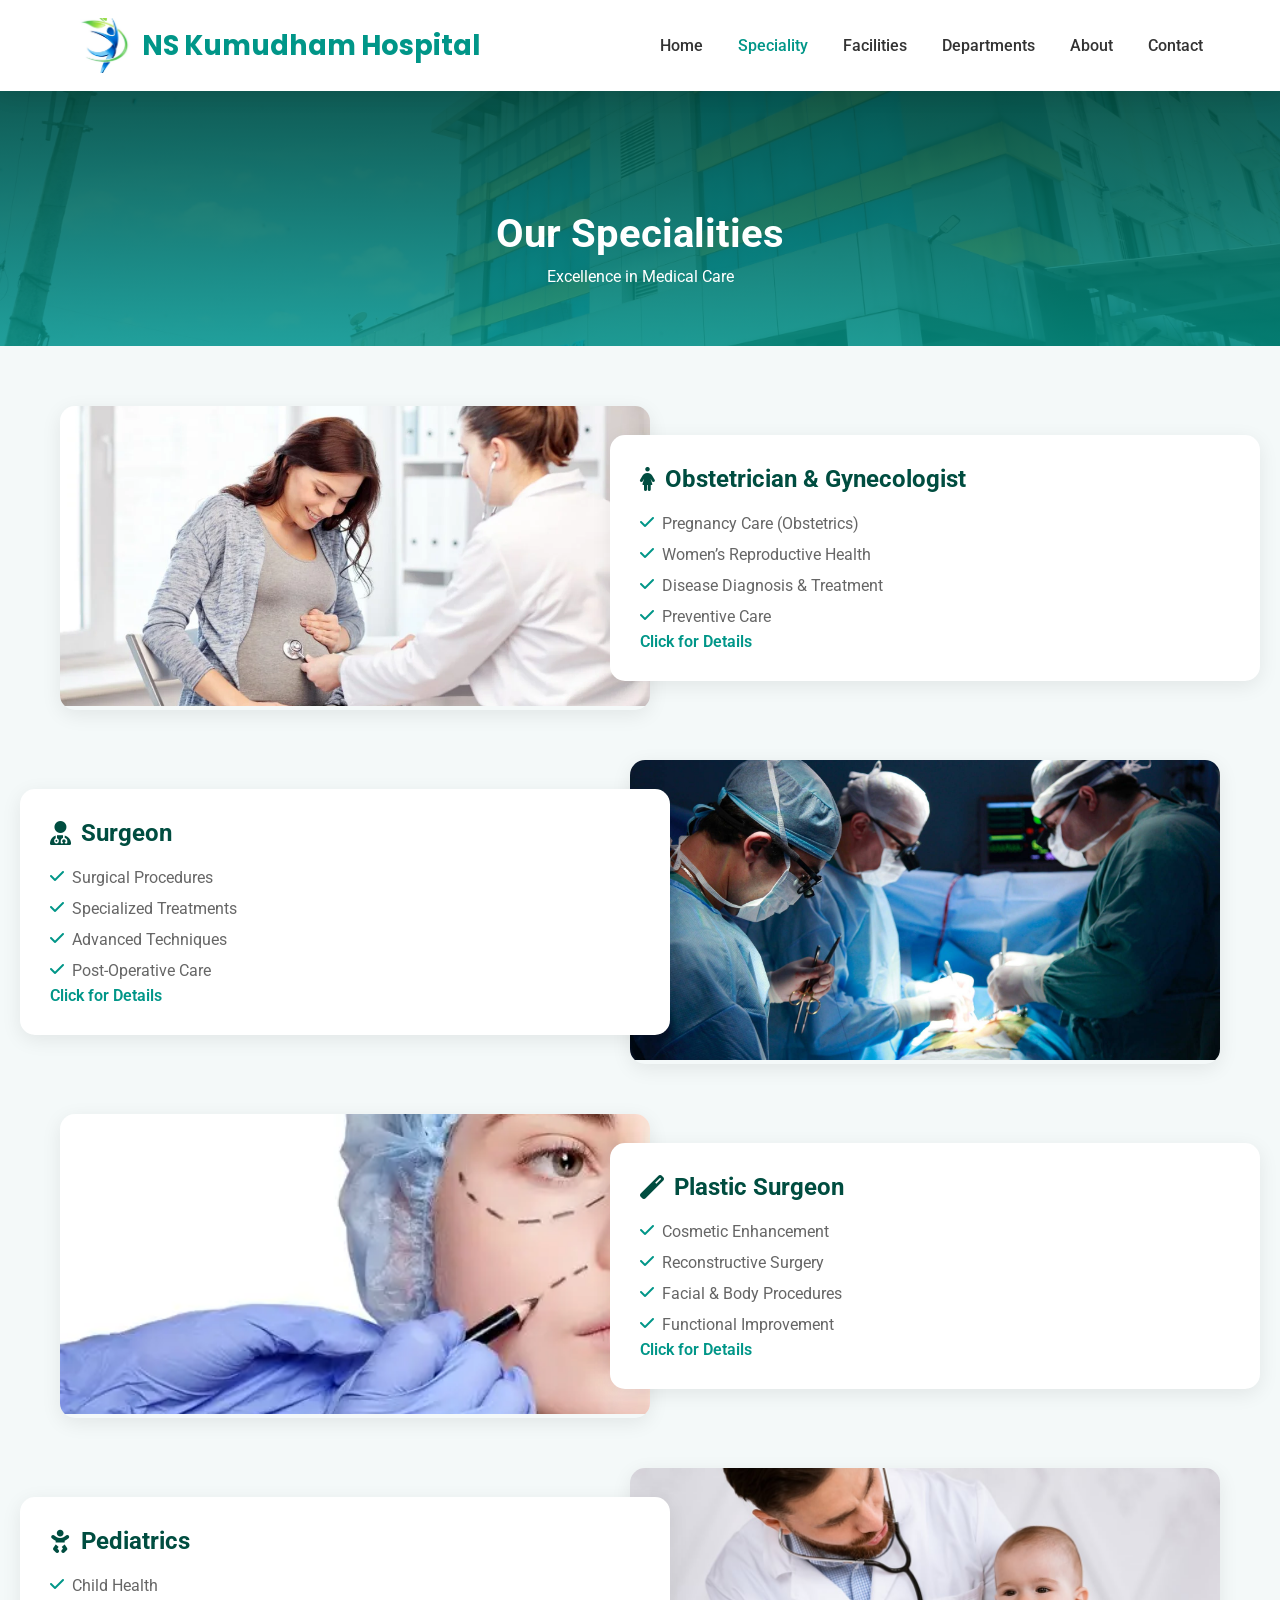
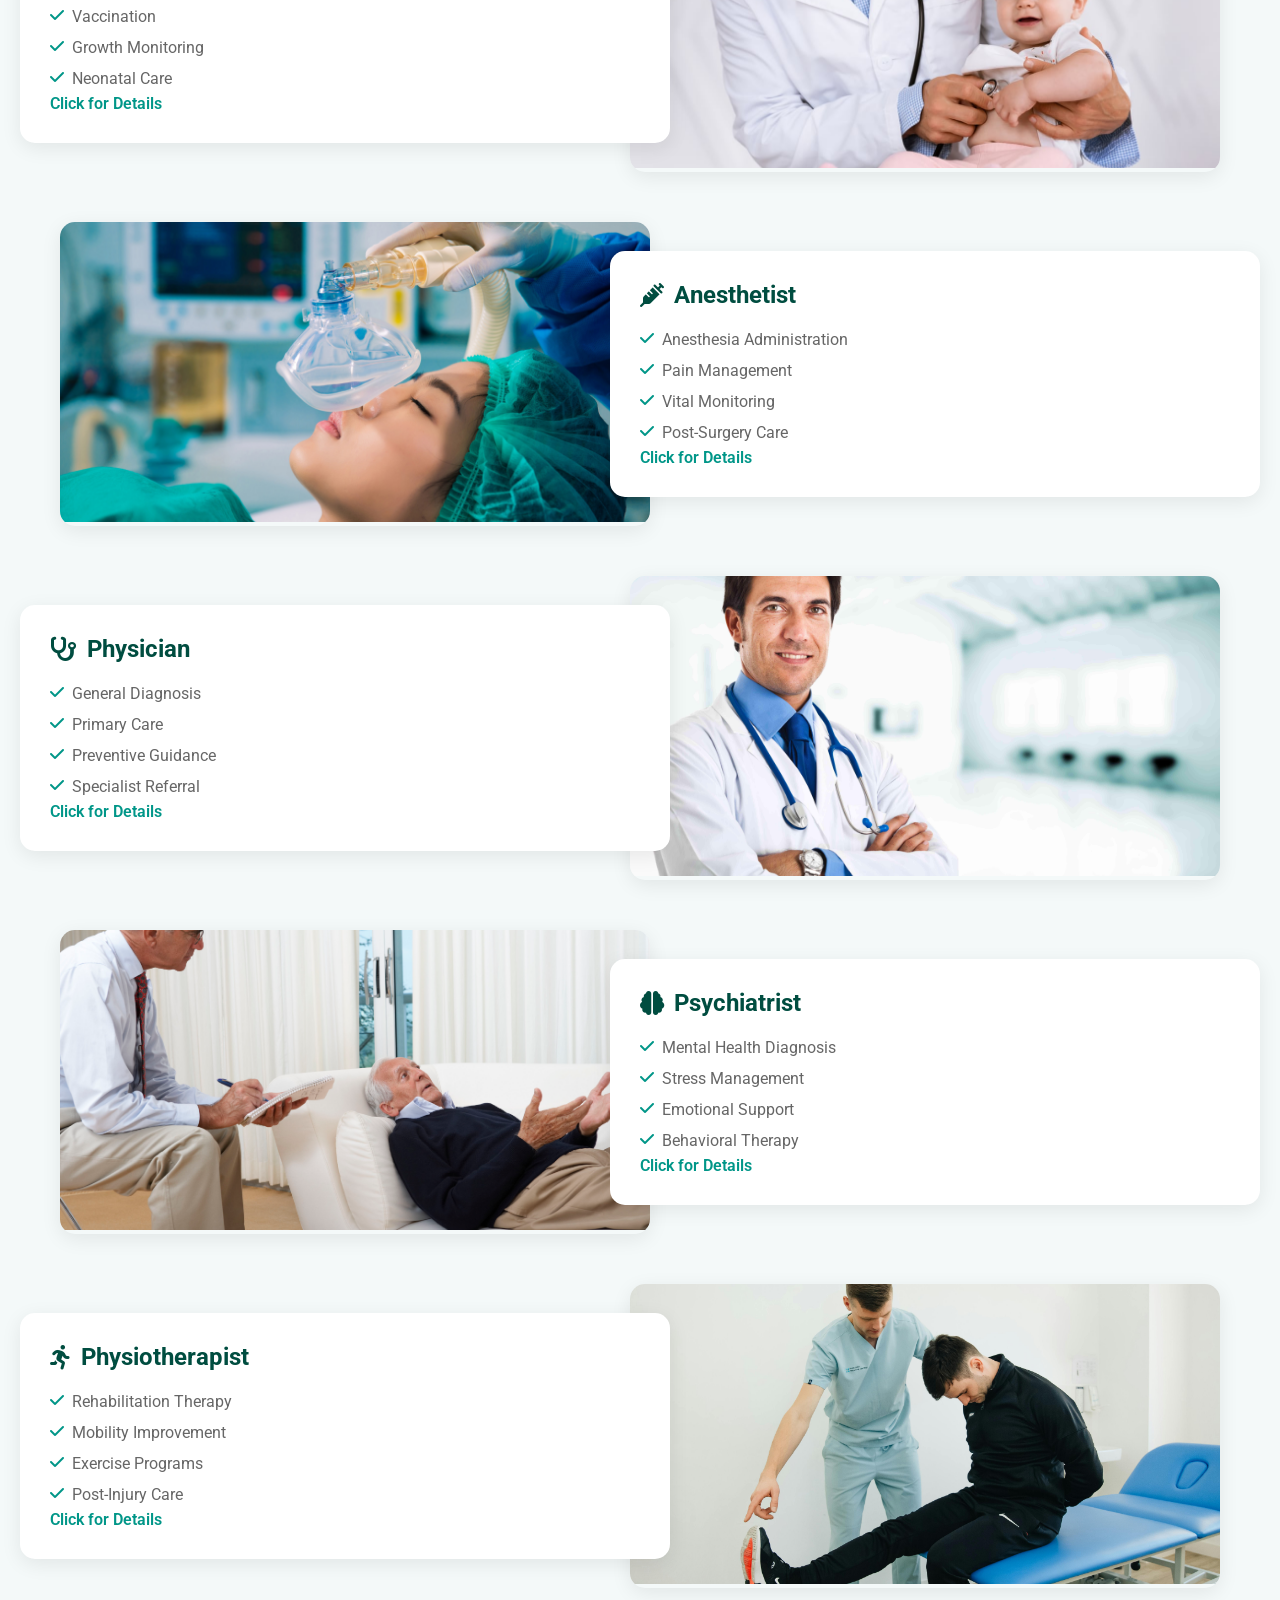
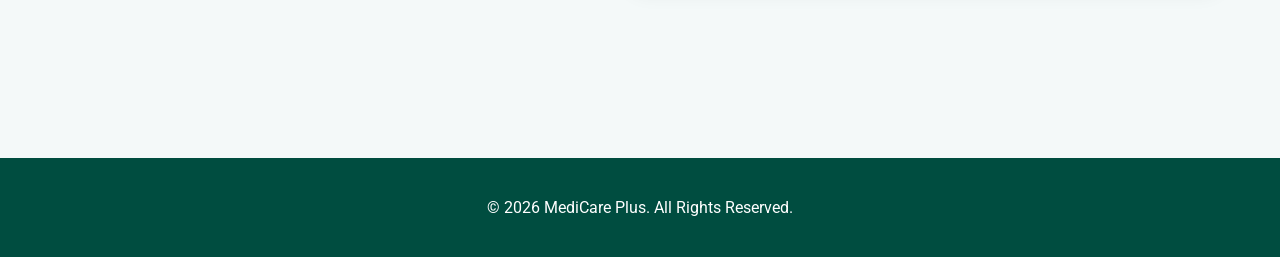
<file: speciality.html>
<!DOCTYPE html>
<html lang="en">

<head>
<link rel="shortcut icon" href="favicon.ico">
<meta charset="UTF-8">
<meta name="viewport" content="width=device-width, initial-scale=1.0">

<title>Specialities | NS Kumudham Hospital</title>

<link href="https://fonts.googleapis.com/css2?family=Poppins:wght@400;600;700&family=Roboto:wght@300;400;500;700&display=swap" rel="stylesheet">
<link rel="stylesheet" href="https://cdnjs.cloudflare.com/ajax/libs/font-awesome/6.4.0/css/all.min.css">

<style>

/* ===== VARIABLES ===== */

:root {
--primary: #009688;
--secondary: #004d40;
--white: #fff;
--dark: #222;
--transition: all .4s ease;
--light-bg: #f4f9f9;
--light: #666;
--shadow: 0 5px 20px rgba(0, 0, 0, 0.08);
}

* {
margin: 0;
padding: 0;
box-sizing: border-box;
}

body {
font-family: 'Roboto', sans-serif;
background: var(--light-bg);
color: var(--dark);
}

ul { list-style: none; }
a { text-decoration: none; color: inherit; }

/* ===== HEADER ===== */

.header {
position: fixed;
top: 0;
width: 100%;
background: white;
z-index: 1000;
box-shadow: var(--shadow);
}

.navbar {
display: flex;
justify-content: space-between;
align-items: center;
padding: 18px 6%;
}

/* ✅ CLICKABLE LOGO */
.logo {
display: flex;
align-items: center;
font-family: 'Poppins', sans-serif;
font-size: 1.7rem;
font-weight: 700;
color: var(--primary);
gap: 10px;
text-decoration: none;
}

.logo-text {
  display: flex;
  align-items: center;
  gap: 5px;
}

.logo-ns {
  font-size: 1.7rem;
  font-weight: 700;
}

.logo-right {
  display: flex;
  gap: 5px;
}

.logo-top,
.logo-bottom {
  font-size: 1.7rem;
}

.logo-img {
width: 55px;
height: 55px;
object-fit: cover;
border-radius: 8px;
}

.logo i {
color: #e63946;
font-size: 1.6rem;
}

.nav-menu {
display: flex;
gap: 35px;
}

.nav-link {
position: relative;
font-weight: 500;
font-size: 1rem;
color: #333;
transition: .3s;
padding-bottom: 5px;
}

/* ❌ HIDE ICONS IN DESKTOP */
.nav-link i {
display: none;
}

.nav-link::after {
content: "";
position: absolute;
left: 0;
bottom: 0;
width: 0%;
height: 2px;
background: var(--primary);
transition: .3s;
}

.nav-link:hover {
color: var(--primary);
}

.nav-link:hover::after {
width: 100%;
}

.nav-link.active {
color: var(--primary);
}

/* ===== MOBILE MENU ===== */

.hamburger {
display: none;
cursor: pointer;
}

.bar {
width: 25px;
height: 3px;
background: #333;
margin: 5px;
}

/* ===== PAGE HEADER ===== */

.page-header {
background: linear-gradient(rgba(0, 77, 64, .9), rgba(0, 150, 136, .8)),
url('assets/images/background.jpg') center/cover;
padding: 130px 0 60px;
text-align: center;
color: white;
margin-top: 80px;
}

.page-header h1 {
font-size: 2.5rem;
margin-bottom: 10px;
}

/* ===== ZIGZAG ===== */

.container {
max-width: 1200px;
margin: auto;
padding: 0 20px;
}

.zigzag-section {
padding: 60px 0;
}

.zigzag-item {
display: flex;
align-items: center;
margin-bottom: 50px;
cursor: pointer;
transition: .3s;
}

.zigzag-item:hover {
transform: translateY(-5px);
}

.zigzag-item.reverse {
flex-direction: row-reverse;
}

.zigzag-image {
flex: 1;
overflow: hidden;
border-radius: 15px;
box-shadow: var(--shadow);
}

.zigzag-image img {
width: 100%;
height: 300px;
object-fit: cover;
transition: .4s;
}

.zigzag-item:hover img {
transform: scale(1.1);
}

.zigzag-content {
flex: 1;
background: white;
padding: 30px;
margin: 0 -40px;
border-radius: 15px;
box-shadow: var(--shadow);
z-index: 1;
}

.zigzag-content h2 {
margin-bottom: 15px;
color: var(--secondary);
display: flex;
align-items: center;
gap: 10px;
}

.zigzag-content ul li {
padding: 6px 0;
padding-left: 22px;
position: relative;
color: var(--light);
}

.zigzag-content ul li::before {
content: "\f00c";
font-family: "Font Awesome 6 Free";
font-weight: 900;
position: absolute;
left: 0;
color: var(--primary);
}

.read-more {
color: var(--primary);
font-weight: 600;
}

/* ===== FOOTER ===== */

.footer {
background: var(--secondary);
color: white;
padding: 40px 0;
text-align: center;
margin-top: 60px;
}

/* ===== MOBILE ===== */

@media(max-width:768px){

  .logo-text {
  display: flex;
  align-items: center;
}

.logo-ns {
  font-size: 2.3rem;
  font-weight: 700; /* BIG NS */
}

.logo-right {
  display: flex;
  flex-direction: column; /* Kumudham ↓ Hospital */
  line-height: 1.1;
  margin-left: 4px;
}

.logo-top,
.logo-bottom {
  font-size: 0.85rem;
}

    /* ✅ Make all cards equal height in mobile */
.zigzag-item {
  align-items: stretch;
}

.zigzag-content {
  min-height: 260px; /* adjust based on your design */
  display: flex;
  flex-direction: column;
  justify-content: space-between;
}

         .nav-menu {
position: fixed;
top: 80px;
left: -100%;
flex-direction: column;
background: white;
width: 60%;
height: 100vh;
padding: 30px;
gap: 20px;
transition: .3s;
box-shadow: 0 0 20px rgba(0,0,0,0.1);
}


.nav-menu.active {
left: 0;
}

/* ✅ SHOW ICONS ONLY IN MOBILE */
.nav-link i {
display: inline-block;
margin-right: 10px;
color: var(--primary);
}

.hamburger {
display: block;
}

.zigzag-item,
.zigzag-item.reverse {
flex-direction: column;
}

.zigzag-content {
margin: -30px 10px 0 10px;
}

}

/* 🔽 ADD AT END OF YOUR STYLE */

/* Modal Background */
.modal {
  display: none;
  position: fixed;
  z-index: 2000;
  left: 0;
  top: 0;
  width: 100%;
  height: 100%;
  background: rgba(0,0,0,0.6);
}

/* Modal Box */
.modal-content {
  background: #fff;
  margin: 10% auto;
  padding: 25px;
  width: 90%;
  max-width: 500px;
  border-radius: 12px;
  text-align: center;
}

/* Close Button */
.close-btn {
  float: right;
  font-size: 22px;
  cursor: pointer;
}

</style>
</head>

<body>

<header class="header">
<nav class="navbar">

<!-- ✅ CLICKABLE LOGO -->
<a href="index.html" class="logo">
<img src="assets/images/logo.jpeg" class="logo-img">
 <div class="logo-text">
    <span class="logo-ns">NS</span>

    <div class="logo-right">
      <span class="logo-top">Kumudham</span>
      <span class="logo-bottom">Hospital</span>
    </div>
  </div>
</a>

<ul class="nav-menu">

<li><a href="index.html" class="nav-link">
<i class="fas fa-house"></i> Home</a></li>

<li><a href="specialities.html" class="nav-link active">
<i class="fas fa-stethoscope"></i> Speciality</a></li>

<li><a href="facilities.html" class="nav-link">
<i class="fas fa-hospital"></i> Facilities</a></li>

<li><a href="departments.html" class="nav-link">
<i class="fas fa-building"></i> Departments</a></li>

<li><a href="about.html" class="nav-link">
<i class="fas fa-user"></i> About</a></li>

<li><a href="contact.html" class="nav-link">
<i class="fas fa-phone"></i> Contact</a></li>

</ul>

<div class="hamburger">
<div class="bar"></div>
<div class="bar"></div>
<div class="bar"></div>
</div>

</nav>
</header>

<section class="page-header">
<h1>Our Specialities</h1>
<p>Excellence in Medical Care</p>
</section>

<section class="zigzag-section">
<div class="container">

<!-- SAME CONTENT (UNCHANGED) -->

<div class="zigzag-item">
<div class="zigzag-image">
<img src="assets/images/ob-gyn1.jpg" alt="Obstetrician & Gynecologist">
</div>
<div class="zigzag-content">
<h2><i class="fas fa-female"></i> Obstetrician & Gynecologist</h2>
<ul>
<li>Pregnancy Care (Obstetrics)</li>
<li>Women’s Reproductive Health</li>
<li>Disease Diagnosis & Treatment</li>
<li>Preventive Care</li>
</ul>
<span class="read-more"
data-title="Obstetrician & Gynecologist"
data-text="Our Obstetrics and Gynecology department offers comprehensive care for women at every stage of life. We provide expert pregnancy care, safe delivery services, advanced gynecological treatments, fertility support, and preventive screenings. Our team ensures personalized care focusing on both mother and child well-being.">
Click for Details
</span>
</div>
</div>

<div class="zigzag-item reverse">
<div class="zigzag-image">
<img src="assets/images/surgeon.jpg" alt="Surgeon">
</div>
<div class="zigzag-content">
<h2><i class="fas fa-user-md"></i> Surgeon</h2>
<ul>
<li>Surgical Procedures</li>
<li>Specialized Treatments</li>
<li>Advanced Techniques</li>
<li>Post-Operative Care</li>
</ul>
<span class="read-more"
data-title="Surgeon"
data-text="Our surgical department is equipped with advanced technology to perform a wide range of procedures with precision and safety. From minor surgeries to complex operations, our experienced surgeons ensure high success rates, minimal recovery time, and complete pre and post-operative care.">
Click for Details
</span>
</div>
</div>

<div class="zigzag-item">
<div class="zigzag-image">
<img src="assets/images/plastic-surgeon.jpg" alt="Plastic Surgeon">
</div>
<div class="zigzag-content">
<h2><i class="fas fa-magic"></i> Plastic Surgeon    </h2>
<ul>
<li>Cosmetic Enhancement</li>
<li>Reconstructive Surgery</li>
<li>Facial & Body Procedures</li>
<li>Functional Improvement</li>
</ul>
<span class="read-more"
data-title="Plastic Surgeon"
data-text="Our plastic surgery unit specializes in both cosmetic and reconstructive procedures. We help enhance appearance and restore function through treatments such as facial surgeries, scar revision, burn reconstruction, and aesthetic enhancements, ensuring natural and safe results.">
Click for Details
</span>
</div>
</div>

<div class="zigzag-item reverse">
<div class="zigzag-image">
<img src="assets/images/pediatrics.jpg" alt="Pediatrician">
</div>
<div class="zigzag-content">
<h2><i class="fas fa-baby"></i> Pediatrics</h2>
<ul>
<li>Child Health</li>
<li>Vaccination</li>
<li>Growth Monitoring</li>
<li>Neonatal Care</li>
</ul>
<span class="read-more"
data-title="Pediatrician"
data-text="Our pediatric department provides comprehensive care for infants, children, and adolescents. We focus on preventive health, developmental monitoring, and treating common illnesses with a child-friendly approach.">
Click for Details
</span>
</div>
</div>

<div class="zigzag-item">
<div class="zigzag-image">
<img src="assets/images/anesthetics.jpg" alt="Anesthetist">
</div>
<div class="zigzag-content">
<h2><i class="fas fa-syringe"></i> Anesthetist</h2>
<ul>
<li>Anesthesia Administration</li>
<li>Pain Management</li>
<li>Vital Monitoring</li>
<li>Post-Surgery Care</li>
</ul>
<span class="read-more"
data-title="Anesthetist"
data-text="Our anesthesiology team ensures safe and pain-free surgical experiences. We provide expert anesthesia administration, continuous monitoring of vital signs, and effective pain management before, during, and after procedures, prioritizing patient comfort and safety.">
Click for Details
</span>
</div>
</div>

<div class="zigzag-item reverse">
<div class="zigzag-image">
<img src="assets/images/physician.jpg" alt="Physician">
</div>
<div class="zigzag-content">
<h2><i class="fas fa-stethoscope"></i> Physician</h2>
<ul>
<li>General Diagnosis</li>
<li>Primary Care</li>
<li>Preventive Guidance</li>
<li>Specialist Referral</li>
</ul>
<span class="read-more"
data-title="Physician"
data-text="Our physicians offer comprehensive primary healthcare services including diagnosis, treatment, and prevention of various medical conditions. We focus on long-term health management, routine check-ups, and personalized treatment plans to promote overall well-being.">
Click for Details
</span>
</div>
</div>

<div class="zigzag-item">
<div class="zigzag-image">
<img src="assets/images/psychiatrist.jpg" alt="Psychiatrist">
</div>
<div class="zigzag-content">
<h2><i class="fas fa-brain"></i> Psychiatrist</h2>
<ul>
<li>Mental Health Diagnosis</li>
<li>Stress Management</li>
<li>Emotional Support</li>
<li>Behavioral Therapy</li>
</ul>
<span class="read-more"
data-title="Psychiatrist"
data-text="Our psychiatry department provides expert care for mental health conditions such as anxiety, depression, and stress-related disorders. We offer counseling, therapy, and medication management to support emotional well-being and improve quality of life.">
Click for Details
</span>
</div>
</div>

<div class="zigzag-item reverse">
<div class="zigzag-image">
<img src="assets/images/physiotherapist.jpg" alt="Physiotherapist">
</div>
<div class="zigzag-content">
<h2><i class="fas fa-running"></i>Physiotherapist</h2>
<ul>
<li>Rehabilitation Therapy</li>
<li>Mobility Improvement</li>
<li>Exercise Programs</li>
<li>Post-Injury Care</li>
</ul>
<span class="read-more"
data-title="Physiotherapist"
data-text="Our physiotherapy department focuses on restoring movement and physical function through personalized rehabilitation programs. We help patients recover from injuries, surgeries, and chronic conditions, improving mobility, strength, and overall quality of life.">
Click for Details
</span>
</div>
</div>

</div>
</section>

<!--modal popup-->
<div id="detailsModal" class="modal">
  <div class="modal-content">
    <span class="close-btn">&times;</span>
    <h2 id="modalTitle"></h2>
    <p id="modalText"></p>
  </div>
</div>

<footer class="footer">
<p>© 2026 MediCare Plus. All Rights Reserved.</p>
</footer>

<script>

const hamburger=document.querySelector(".hamburger");
const navMenu=document.querySelector(".nav-menu");

hamburger.addEventListener("click",()=>{
navMenu.classList.toggle("active");
});

document.querySelectorAll(".nav-link").forEach(link=>{
link.addEventListener("click",()=>{
navMenu.classList.remove("active");
});
});

</script>

<!-- 🔽 ADD BEFORE </body> (after your existing script) -->
<script>
const modal = document.getElementById("detailsModal");
const modalTitle = document.getElementById("modalTitle");
const modalText = document.getElementById("modalText");
const closeBtn = document.querySelector(".close-btn");

document.querySelectorAll(".read-more").forEach(btn => {
  btn.addEventListener("click", () => {
    modal.style.display = "block";
    modalTitle.innerText = btn.getAttribute("data-title");
    modalText.innerText = btn.getAttribute("data-text");
  });
});

closeBtn.onclick = () => modal.style.display = "none";

window.onclick = (e) => {
  if(e.target == modal){
    modal.style.display = "none";
  }
};
</script>

</body>
</html>
</file>
